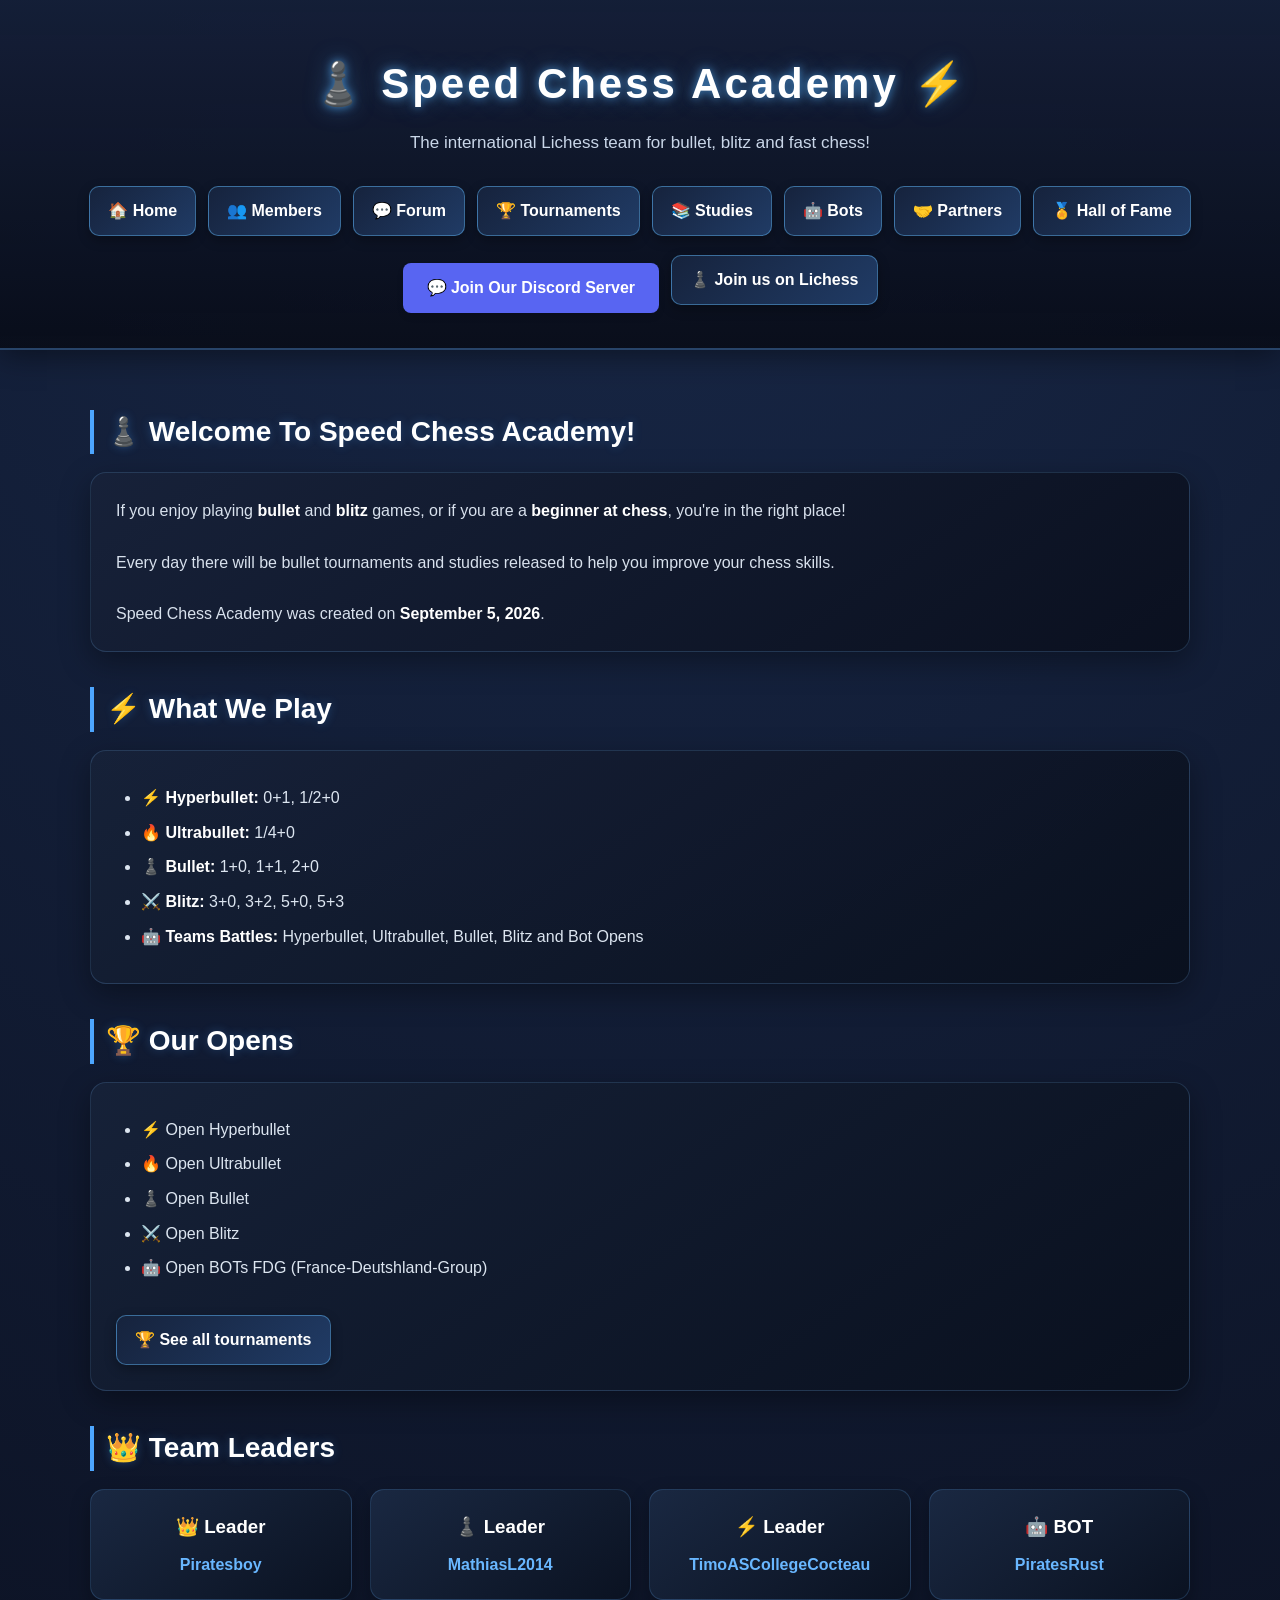
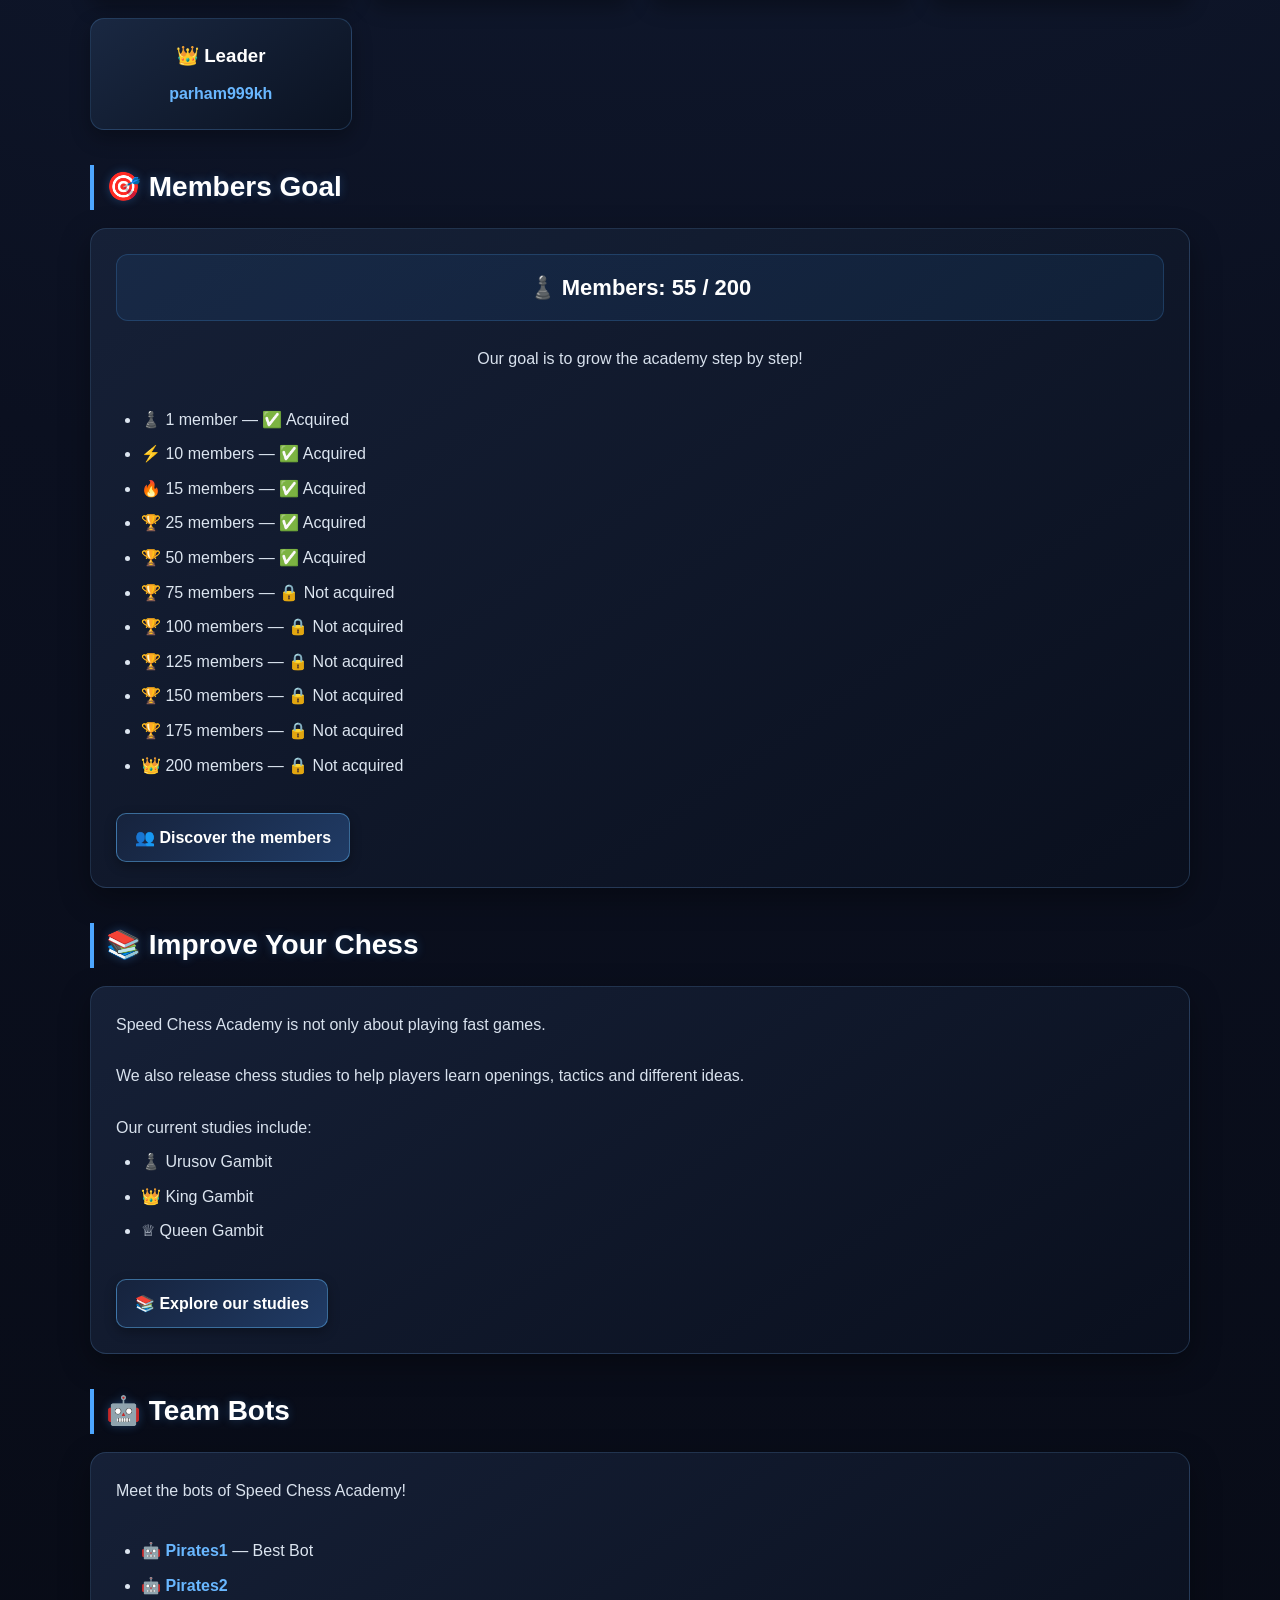
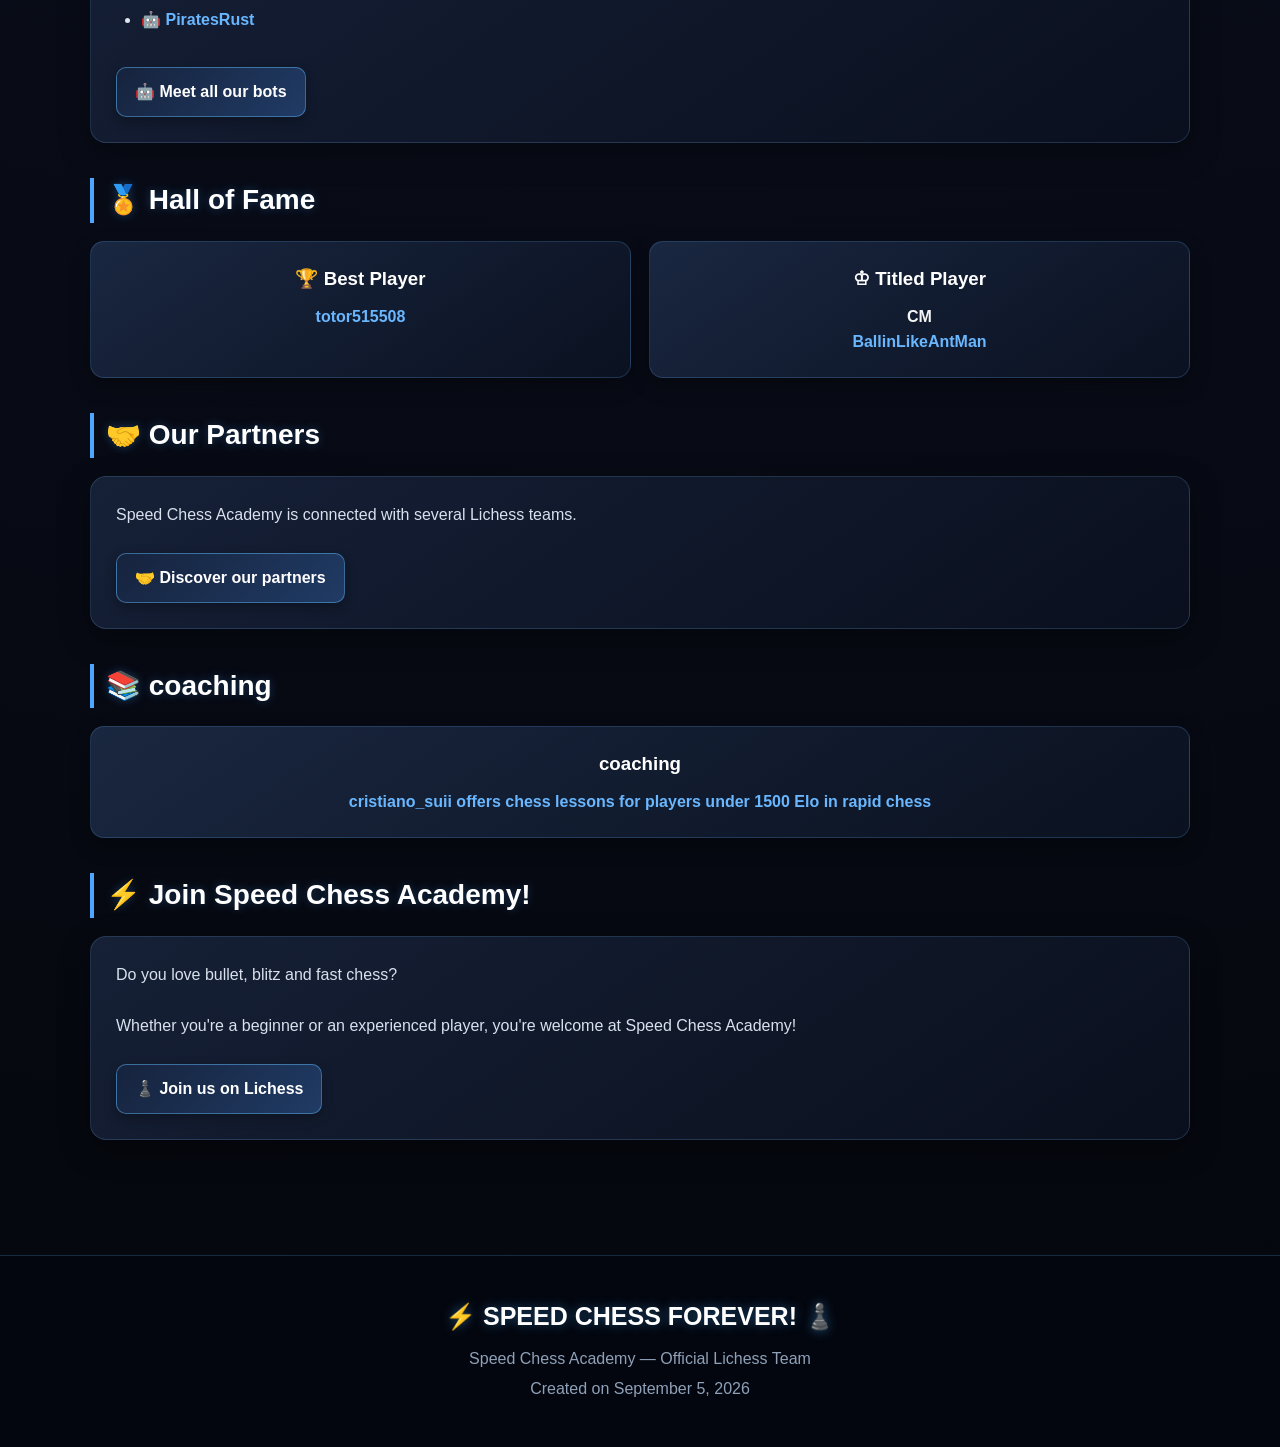
<file: index.html>
<!DOCTYPE html>
<html lang="en">

<head>

    <meta charset="UTF-8">
    <meta name="viewport" content="width=device-width, initial-scale=1.0">

    <title>Speed Chess Academy ♟️⚡</title>

    <link rel="stylesheet" href="style.css">

</head>


<body>

<header>

    <h1>♟️ Speed Chess Academy ⚡</h1>

    <p>
        The international Lichess team for bullet, blitz and fast chess!
    </p>

    <div class="navigation">

        <a class="button" href="index.html">
            🏠 Home
        </a>

        <a class="button" href="members.html">
            👥 Members
        </a>

        <a class="button" href="forum.html">
            💬 Forum
        </a>

        <a class="button" href="tournaments.html">
            🏆 Tournaments
        </a>

        <a class="button" href="studies.html">
            📚 Studies
        </a>

        <a class="button" href="bots.html">
            🤖 Bots
        </a>

        <a class="button" href="partners.html">
            🤝 Partners
        </a>

        <a class="button" href="halloffame.html">
            🏅 Hall of Fame
        </a>

        <a
            href="https://discord.com/invite/vNCmdr3rrJ"
            target="_blank"
            rel="noopener noreferrer"
            class="discord-btn"
        >
            💬 Join Our Discord Server
        </a>

        <a
            class="button"
            href="https://lichess.org/team/speed-chess-academy"
            target="_blank"
            rel="noopener noreferrer"
        >
            ♟️ Join us on Lichess
        </a>

    </div>

</header>


<main>


<section>

    <h2>♟️ Welcome To Speed Chess Academy!</h2>


    <div class="card">

        <p>
            If you enjoy playing <strong>bullet</strong> and
            <strong>blitz</strong> games, or if you are a
            <strong>beginner at chess</strong>, you're in the
            right place!
        </p>


        <br>


        <p>
            Every day there will be bullet tournaments
            and studies released to help you improve
            your chess skills.
        </p>


        <br>


        <p>
            Speed Chess Academy was created on
            <strong>September 5, 2026</strong>.
        </p>

    </div>

</section>



<section>

    <h2>⚡ What We Play</h2>


    <div class="card">

        <ul>

            <li>
                ⚡ <strong>Hyperbullet:</strong>
                0+1, 1/2+0
            </li>

            <li>
                🔥 <strong>Ultrabullet:</strong>
                1/4+0
            </li>

            <li>
                ♟️ <strong>Bullet:</strong>
                1+0, 1+1, 2+0
            </li>

            <li>
                ⚔️ <strong>Blitz:</strong>
                3+0, 3+2, 5+0, 5+3
            </li>

            <li>
                🤖 <strong>Teams Battles:</strong>
                Hyperbullet, Ultrabullet, Bullet,
                Blitz and Bot Opens
            </li>

        </ul>

    </div>

</section>



<section>

    <h2>🏆 Our Opens</h2>


    <div class="card">

        <ul>

            <li>⚡ Open Hyperbullet</li>

            <li>🔥 Open Ultrabullet</li>

            <li>♟️ Open Bullet</li>

            <li>⚔️ Open Blitz</li>

            <li>🤖 Open BOTs FDG (France-Deutshland-Group)</li>

        </ul>


        <br>


        <a class="button" href="tournaments.html">
            🏆 See all tournaments
        </a>

    </div>

</section>



<section>

    <h2>👑 Team Leaders</h2>


    <div class="members">


        <div class="member">

            <h3>👑 Leader</h3>

            <p>
                <a class="study-link"
                   href="https://lichess.org/@/Piratesboy"
                   target="_blank"
                   rel="noopener noreferrer">
                    Piratesboy
                </a>
            </p>

        </div>



        <div class="member">

            <h3>♟️ Leader</h3>

            <p>
                <a class="study-link"
                   href="https://lichess.org/@/MathiasL2014"
                   target="_blank"
                   rel="noopener noreferrer">
                    MathiasL2014
                </a>
            </p>

        </div>



        <div class="member">

            <h3>⚡ Leader</h3>

            <p>
                <a class="study-link"
                   href="https://lichess.org/@/TimoASCollegeCocteau"
                   target="_blank"
                   rel="noopener noreferrer">
                    TimoASCollegeCocteau
                </a>
            </p>

        </div>



        <div class="member">

            <h3>🤖 BOT</h3>

            <p>
                <a class="study-link"
                   href="https://lichess.org/@/PiratesRust"
                   target="_blank"
                   rel="noopener noreferrer">
                    PiratesRust
                </a>
            </p>

        </div>


        <div class="members">


        <div class="member">

            <h3>👑 Leader</h3>

            <p>
                <a class="study-link"
                   href="https://lichess.org/@/parham999kh"
                   target="_blank"
                   rel="noopener noreferrer">
                    parham999kh
                </a>
            </p>

        </div>


    </div>

</section>



<section>

    <h2>🎯 Members Goal</h2>


    <div class="card">

        <p id="memberCounter">
            ♟️ Members: 55 / 200
        </p>


        <br>


        <p>
            Our goal is to grow the academy step by step!
        </p>


        <br>


        <ul>

            <li>♟️ 1 member — ✅ Acquired</li>

            <li>⚡ 10 members — ✅ Acquired</li>

            <li>🔥 15 members — ✅ Acquired</li>

            <li>🏆 25 members — ✅ Acquired</li>

            <li>🏆 50 members — ✅ Acquired</li>

            <li>🏆 75 members — 🔒 Not acquired</li>

            <li>🏆 100 members — 🔒 Not acquired</li>

            <li>🏆 125 members — 🔒 Not acquired</li>

            <li>🏆 150 members — 🔒 Not acquired</li>

            <li>🏆 175 members — 🔒 Not acquired</li>

            <li>👑 200 members — 🔒 Not acquired</li>

        </ul>


        <br>


        <a class="button" href="members.html">
            👥 Discover the members
        </a>

    </div>

</section>



<section>

    <h2>📚 Improve Your Chess</h2>


    <div class="card">

        <p>
            Speed Chess Academy is not only about playing
            fast games.
        </p>


        <br>


        <p>
            We also release chess studies to help players
            learn openings, tactics and different ideas.
        </p>


        <br>


        <p>
            Our current studies include:
        </p>


        <ul>

            <li>♟️ Urusov Gambit</li>

            <li>👑 King Gambit</li>

            <li>♕ Queen Gambit</li>

        </ul>


        <br>


        <a class="button" href="studies.html">
            📚 Explore our studies
        </a>

    </div>

</section>



<section>

    <h2>🤖 Team Bots</h2>


    <div class="card">

        <p>
            Meet the bots of Speed Chess Academy!
        </p>


        <br>


        <ul>

            <li>
                🤖
                <a class="study-link"
                   href="https://lichess.org/@/Pirates1"
                   target="_blank"
                   rel="noopener noreferrer">
                    Pirates1
                </a>
                — Best Bot
            </li>


            <li>
                🤖
                <a class="study-link"
                   href="https://lichess.org/@/Pirates2"
                   target="_blank"
                   rel="noopener noreferrer">
                    Pirates2
                </a>
            </li>


            <li>
                🤖
                <a class="study-link"
                   href="https://lichess.org/@/PiratesRust"
                   target="_blank"
                   rel="noopener noreferrer">
                    PiratesRust
                </a>
            </li>

        </ul>


        <br>


        <a class="button" href="bots.html">
            🤖 Meet all our bots
        </a>

    </div>

</section>



<section>

    <h2>🏅 Hall of Fame</h2>


    <div class="members">


        <div class="member">

            <h3>🏆 Best Player</h3>

            <p>

                <a class="study-link"
                   href="https://lichess.org/@/totor515508"
                   target="_blank"
                   rel="noopener noreferrer">
                    totor515508
                </a>

            </p>

        </div>



        <div class="member">

            <h3>♔ Titled Player</h3>

            <p>

                <strong>CM</strong>

                <br>

                <a class="study-link"
                   href="https://lichess.org/@/BallinLikeAntMan"
                   target="_blank"
                   rel="noopener noreferrer">
                    BallinLikeAntMan
                </a>

            </p>

        </div>


    </div>

</section>



<section>

    <h2>🤝 Our Partners</h2>


    <div class="card">

        <p>
            Speed Chess Academy is connected with
            several Lichess teams.
        </p>


        <br>


        <a class="button" href="partners.html">
            🤝 Discover our partners
        </a>

    </div>

</section>

<section>

    <h2>📚 coaching</h2>

    <div class="members">


        <div class="member">

            <h3>coaching</h3>

            <p>

                <a class="study-link"
                   href="https://lichess.org/@/cristiano_suiii"
                   target="_blank"
                   rel="noopener noreferrer">
                    cristiano_suii offers chess lessons for players under 1500 Elo in rapid chess
                </a>

            </p>

        </div>

</section>



<section>

    <h2>⚡ Join Speed Chess Academy!</h2>


    <div class="card">

        <p>
            Do you love bullet, blitz and fast chess?
        </p>


        <br>


        <p>
            Whether you're a beginner or an experienced
            player, you're welcome at Speed Chess Academy!
        </p>


        <br>


        <a class="button"
           href="https://lichess.org/team/speed-chess-academy"
           target="_blank"
           rel="noopener noreferrer">

            ♟️ Join us on Lichess

        </a>

    </div>

</section>


</main>



<footer>

    <h2>⚡ SPEED CHESS FOREVER! ♟️</h2>

    <p>
        Speed Chess Academy — Official Lichess Team
    </p>

    <p>
        Created on September 5, 2026
    </p>

</footer>



<script src="script.js"></script>


</body>

</html>
</file>
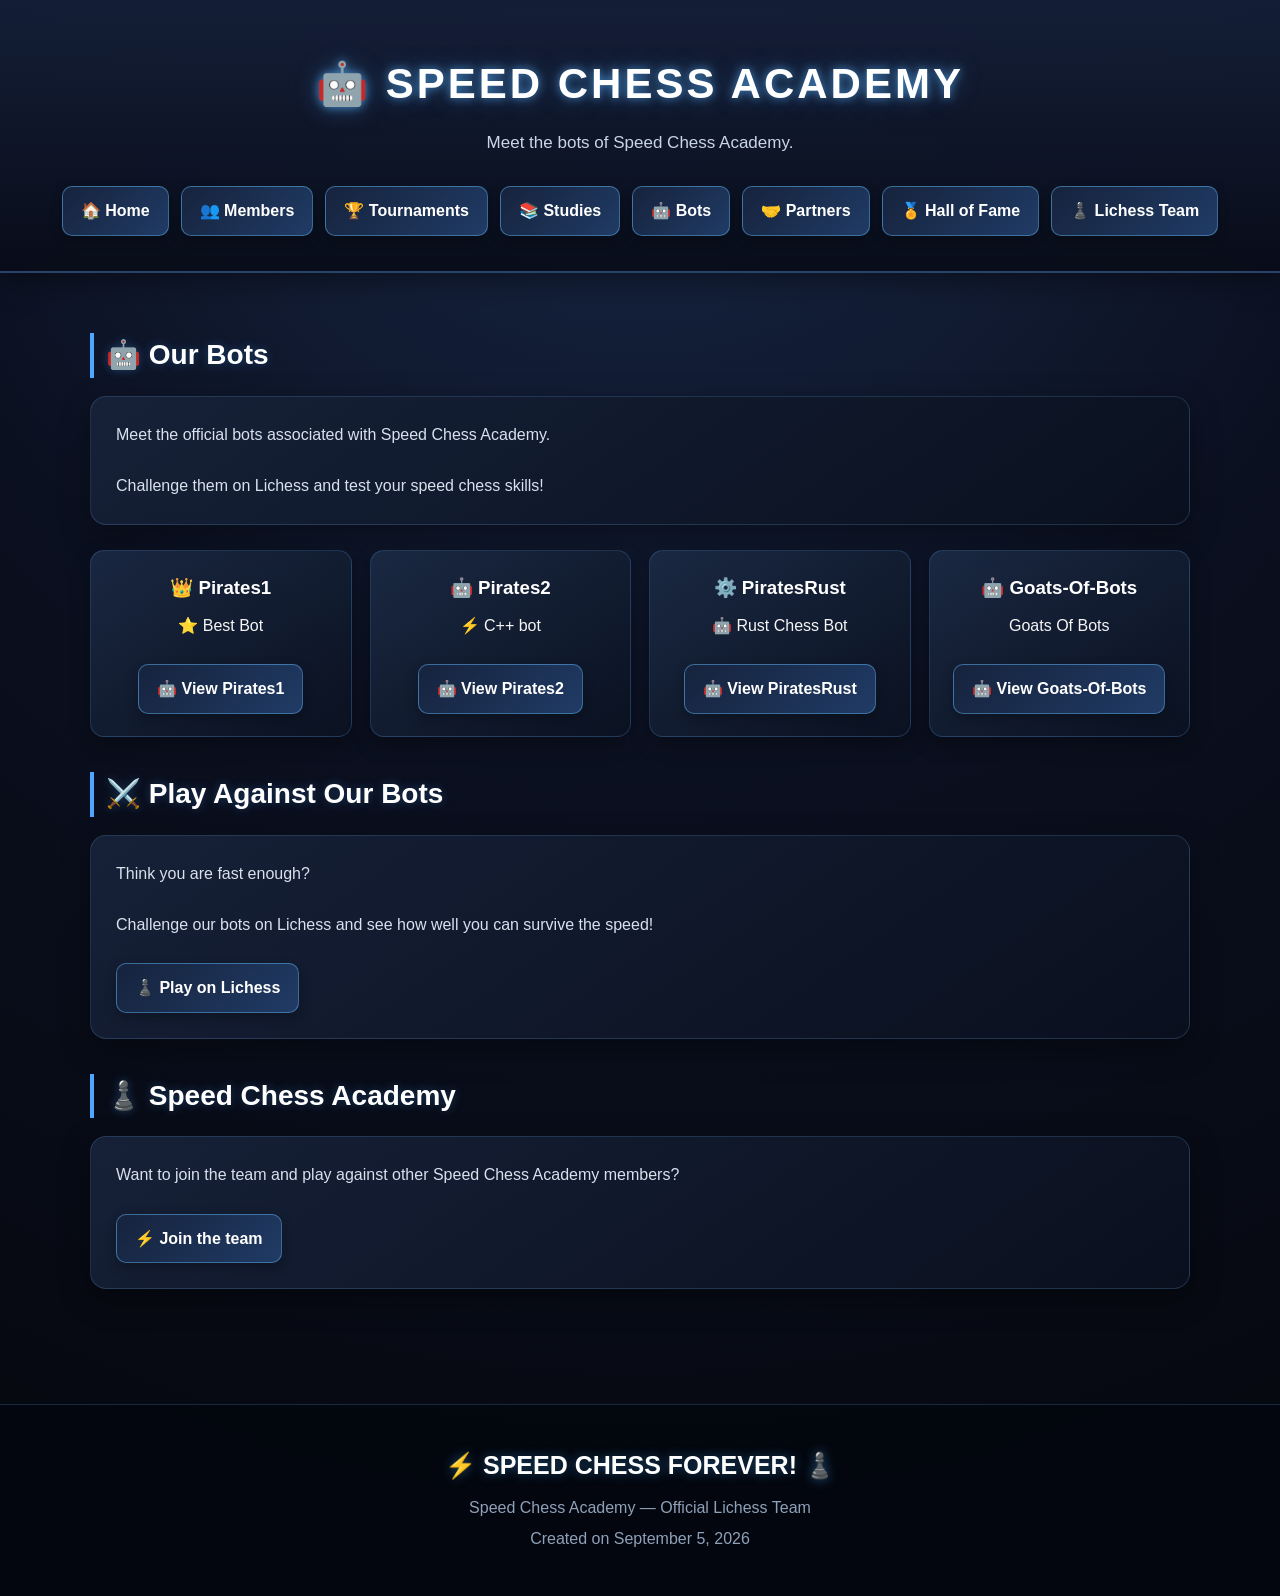
<file: bots.html>
<!DOCTYPE html>
<html lang="en">

<head>

    <meta charset="UTF-8">

    <meta
        name="viewport"
        content="width=device-width, initial-scale=1.0">

    <title>Bots — Speed Chess Academy ♟️⚡</title>

    <link rel="stylesheet" href="style.css">

</head>


<body>


<header>

    <h1>🤖 SPEED CHESS ACADEMY</h1>

    <p>
        Meet the bots of Speed Chess Academy.
    </p>


    <div class="navigation">

        <a class="button" href="index.html">
            🏠 Home
        </a>

        <a class="button" href="members.html">
            👥 Members
        </a>

        <a class="button" href="tournaments.html">
            🏆 Tournaments
        </a>

        <a class="button" href="studies.html">
            📚 Studies
        </a>

        <a class="button" href="bots.html">
            🤖 Bots
        </a>

        <a class="button" href="partners.html">
            🤝 Partners
        </a>

        <a class="button" href="halloffame.html">
            🏅 Hall of Fame
        </a>

        <a
            class="button"
            href="https://lichess.org/team/speed-chess-academy"
            target="_blank"
            rel="noopener noreferrer"
        >
            ♟️ Lichess Team
        </a>

    </div>

</header>


<main>


<!-- ===================================== -->
<!-- BOTS -->
<!-- ===================================== -->

<section>

    <h2>🤖 Our Bots</h2>


    <div class="card">

        <p>
            Meet the official bots associated with
            Speed Chess Academy.
        </p>

        <br>

        <p>
            Challenge them on Lichess and test your
            speed chess skills!
        </p>

    </div>


    <br>


    <div class="members">


        <!-- PIRATES1 -->

        <div class="member">

            <h3>
                👑 Pirates1
            </h3>

            <p>
                ⭐ Best Bot
            </p>

            <br>

            <a
                class="button"
                href="https://lichess.org/@/Pirates1"
                target="_blank"
                rel="noopener noreferrer"
            >
                🤖 View Pirates1
            </a>

        </div>


        <!-- PIRATES2 -->

        <div class="member">

            <h3>
                🤖 Pirates2
            </h3>

            <p>
                ⚡ C++ bot 
            </p>

            <br>

            <a
                class="button"
                href="https://lichess.org/@/Pirates2"
                target="_blank"
                rel="noopener noreferrer"
            >
                🤖 View Pirates2
            </a>

        </div>


        <!-- PIRATESRUST -->

        <div class="member">

            <h3>
                ⚙️ PiratesRust
            </h3>

            <p>
                🤖 Rust Chess Bot
            </p>

            <br>

            <a
                class="button"
                href="https://lichess.org/@/PiratesRust"
                target="_blank"
                rel="noopener noreferrer"
            >
                🤖 View PiratesRust
            </a>

        </div>

        <div class="member">

            <h3>
                🤖 Goats-Of-Bots
            </h3>

            <p>
                Goats Of Bots
            </p>

            <br>

            <a
                class="button"
                href="https://lichess.org/@/Goats-Of-Bots"
                target="_blank"
                rel="noopener noreferrer"
            >
                🤖 View Goats-Of-Bots
            </a>

        </div>

    </div>

</section>



<!-- ===================================== -->
<!-- PLAY AGAINST BOTS -->
<!-- ===================================== -->

<section>

    <h2>⚔️ Play Against Our Bots</h2>


    <div class="card">

        <p>
            Think you are fast enough?
        </p>

        <br>

        <p>
            Challenge our bots on Lichess and
            see how well you can survive the speed!
        </p>

        <br>

        <a
            class="button"
            href="https://lichess.org/"
            target="_blank"
            rel="noopener noreferrer"
        >
            ♟️ Play on Lichess
        </a>

    </div>

</section>



<!-- ===================================== -->
<!-- LICHESS TEAM -->
<!-- ===================================== -->

<section>

    <h2>♟️ Speed Chess Academy</h2>


    <div class="card">

        <p>
            Want to join the team and play against
            other Speed Chess Academy members?
        </p>

        <br>

        <a
            class="button"
            href="https://lichess.org/team/speed-chess-academy"
            target="_blank"
            rel="noopener noreferrer"
        >
            ⚡ Join the team
        </a>

    </div>

</section>


</main>


<footer>

    <h2>
        ⚡ SPEED CHESS FOREVER! ♟️
    </h2>

    <p>
        Speed Chess Academy — Official Lichess Team
    </p>

    <p>
        Created on September 5, 2026
    </p>

</footer>


</body>

</html>
</file>
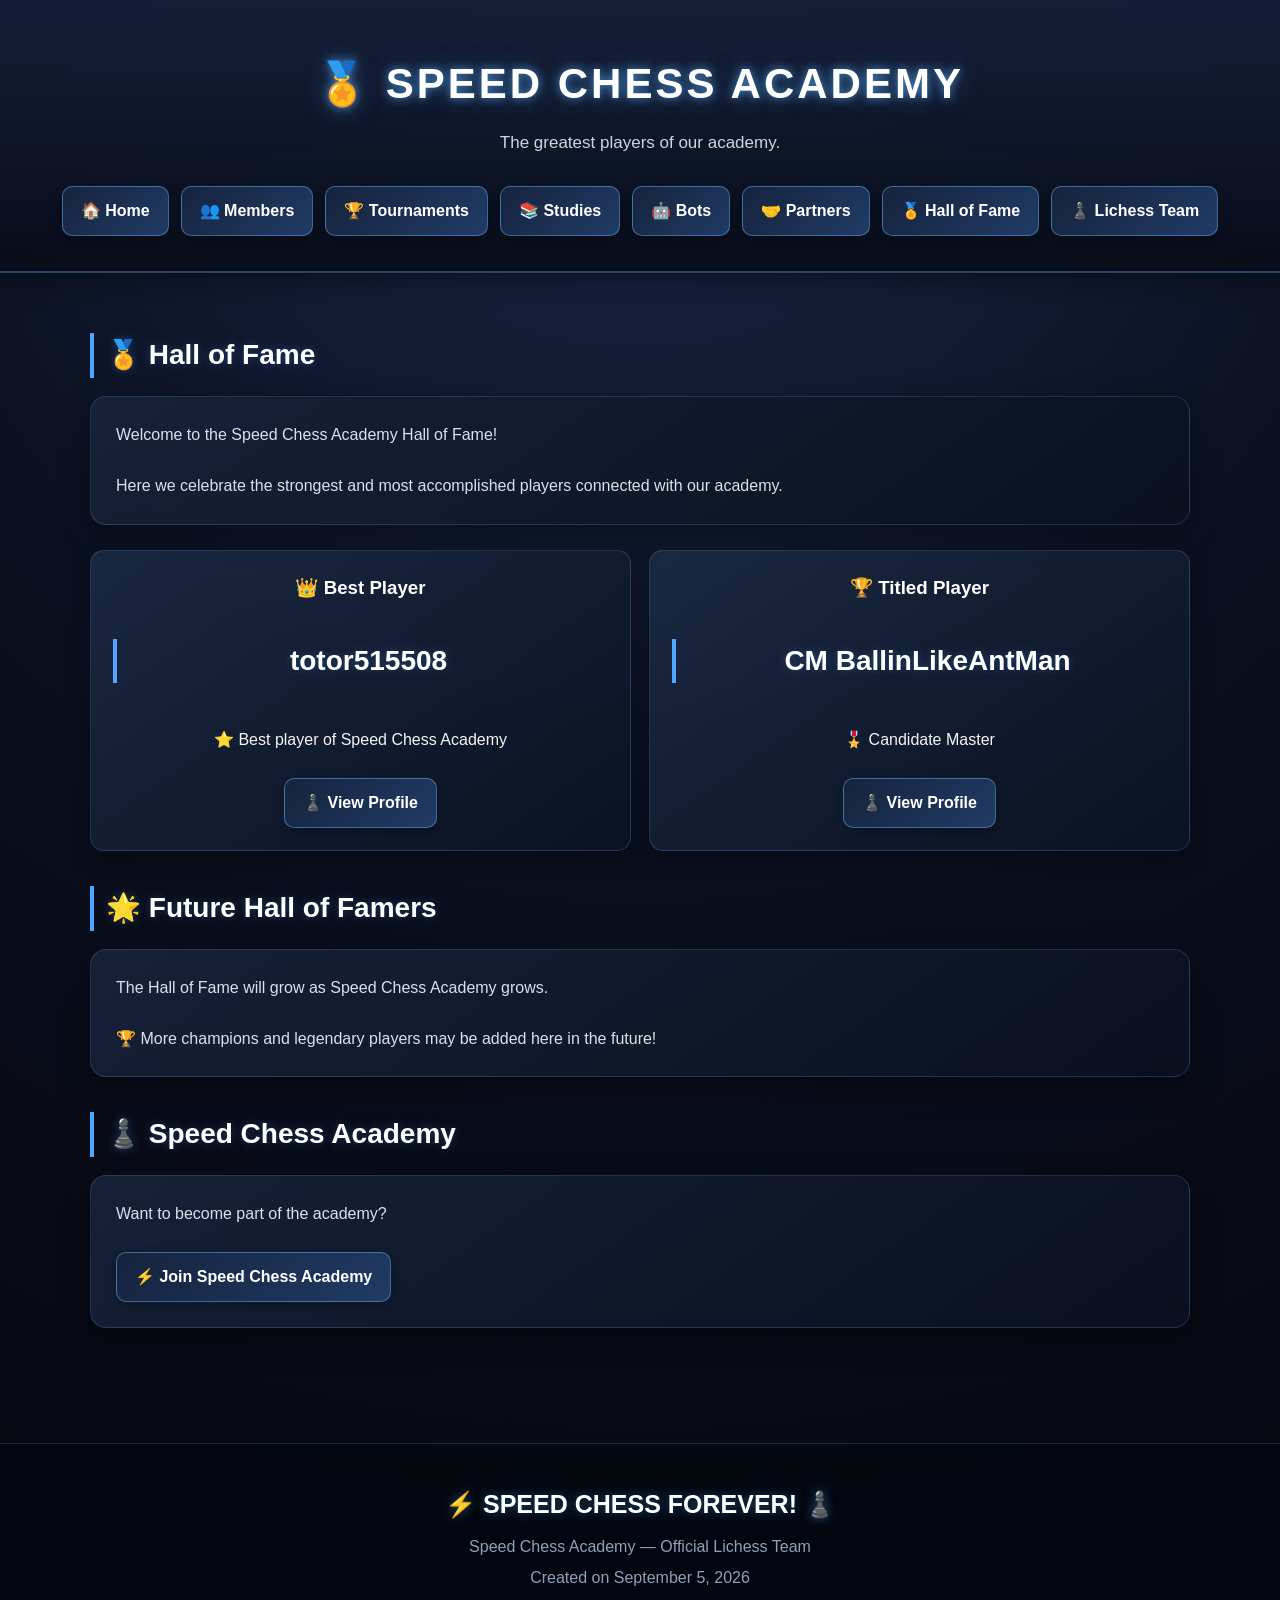
<file: halloffame.html>
<!DOCTYPE html>
<html lang="en">

<head>

    <meta charset="UTF-8">

    <meta
        name="viewport"
        content="width=device-width, initial-scale=1.0">

    <title>Hall of Fame — Speed Chess Academy ♟️⚡</title>

    <link rel="stylesheet" href="style.css">

</head>


<body>


<header>

    <h1>🏅 SPEED CHESS ACADEMY</h1>

    <p>
        The greatest players of our academy.
    </p>


    <div class="navigation">

        <a class="button" href="index.html">
            🏠 Home
        </a>

        <a class="button" href="members.html">
            👥 Members
        </a>

        <a class="button" href="tournaments.html">
            🏆 Tournaments
        </a>

        <a class="button" href="studies.html">
            📚 Studies
        </a>

        <a class="button" href="bots.html">
            🤖 Bots
        </a>

        <a class="button" href="partners.html">
            🤝 Partners
        </a>

        <a class="button" href="halloffame.html">
            🏅 Hall of Fame
        </a>

        <a
            class="button"
            href="https://lichess.org/team/speed-chess-academy"
            target="_blank"
            rel="noopener noreferrer"
        >
            ♟️ Lichess Team
        </a>

    </div>

</header>


<main>


<!-- ===================================== -->
<!-- HALL OF FAME -->
<!-- ===================================== -->

<section>

    <h2>🏅 Hall of Fame</h2>


    <div class="card">

        <p>
            Welcome to the Speed Chess Academy Hall of Fame!
        </p>

        <br>

        <p>
            Here we celebrate the strongest and most
            accomplished players connected with our academy.
        </p>

    </div>


    <br>


    <div class="members">


        <!-- BEST PLAYER -->

        <div class="member">

            <h3>
                👑 Best Player
            </h3>

            <br>

            <h2>
                totor515508
            </h2>

            <br>

            <p>
                ⭐ Best player of Speed Chess Academy
            </p>

            <br>

            <a
                class="button"
                href="https://lichess.org/@/totor515508"
                target="_blank"
                rel="noopener noreferrer"
            >
                ♟️ View Profile
            </a>

        </div>


        <!-- TITLED PLAYER -->

        <div class="member">

            <h3>
                🏆 Titled Player
            </h3>

            <br>

            <h2>
                CM BallinLikeAntMan
            </h2>

            <br>

            <p>
                🎖️ Candidate Master
            </p>

            <br>

            <a
                class="button"
                href="https://lichess.org/@/BallinLikeAntMan"
                target="_blank"
                rel="noopener noreferrer"
            >
                ♟️ View Profile
            </a>

        </div>


    </div>

</section>



<!-- ===================================== -->
<!-- FUTURE CHAMPIONS -->
<!-- ===================================== -->

<section>

    <h2>🌟 Future Hall of Famers</h2>


    <div class="card">

        <p>
            The Hall of Fame will grow as Speed Chess
            Academy grows.
        </p>

        <br>

        <p>
            🏆 More champions and legendary players
            may be added here in the future!
        </p>

    </div>

</section>



<!-- ===================================== -->
<!-- LICHESS TEAM -->
<!-- ===================================== -->

<section>

    <h2>♟️ Speed Chess Academy</h2>


    <div class="card">

        <p>
            Want to become part of the academy?
        </p>

        <br>

        <a
            class="button"
            href="https://lichess.org/team/speed-chess-academy"
            target="_blank"
            rel="noopener noreferrer"
        >
            ⚡ Join Speed Chess Academy
        </a>

    </div>

</section>


</main>


<footer>

    <h2>
        ⚡ SPEED CHESS FOREVER! ♟️
    </h2>

    <p>
        Speed Chess Academy — Official Lichess Team
    </p>

    <p>
        Created on September 5, 2026
    </p>

</footer>


</body>

</html>
</file>
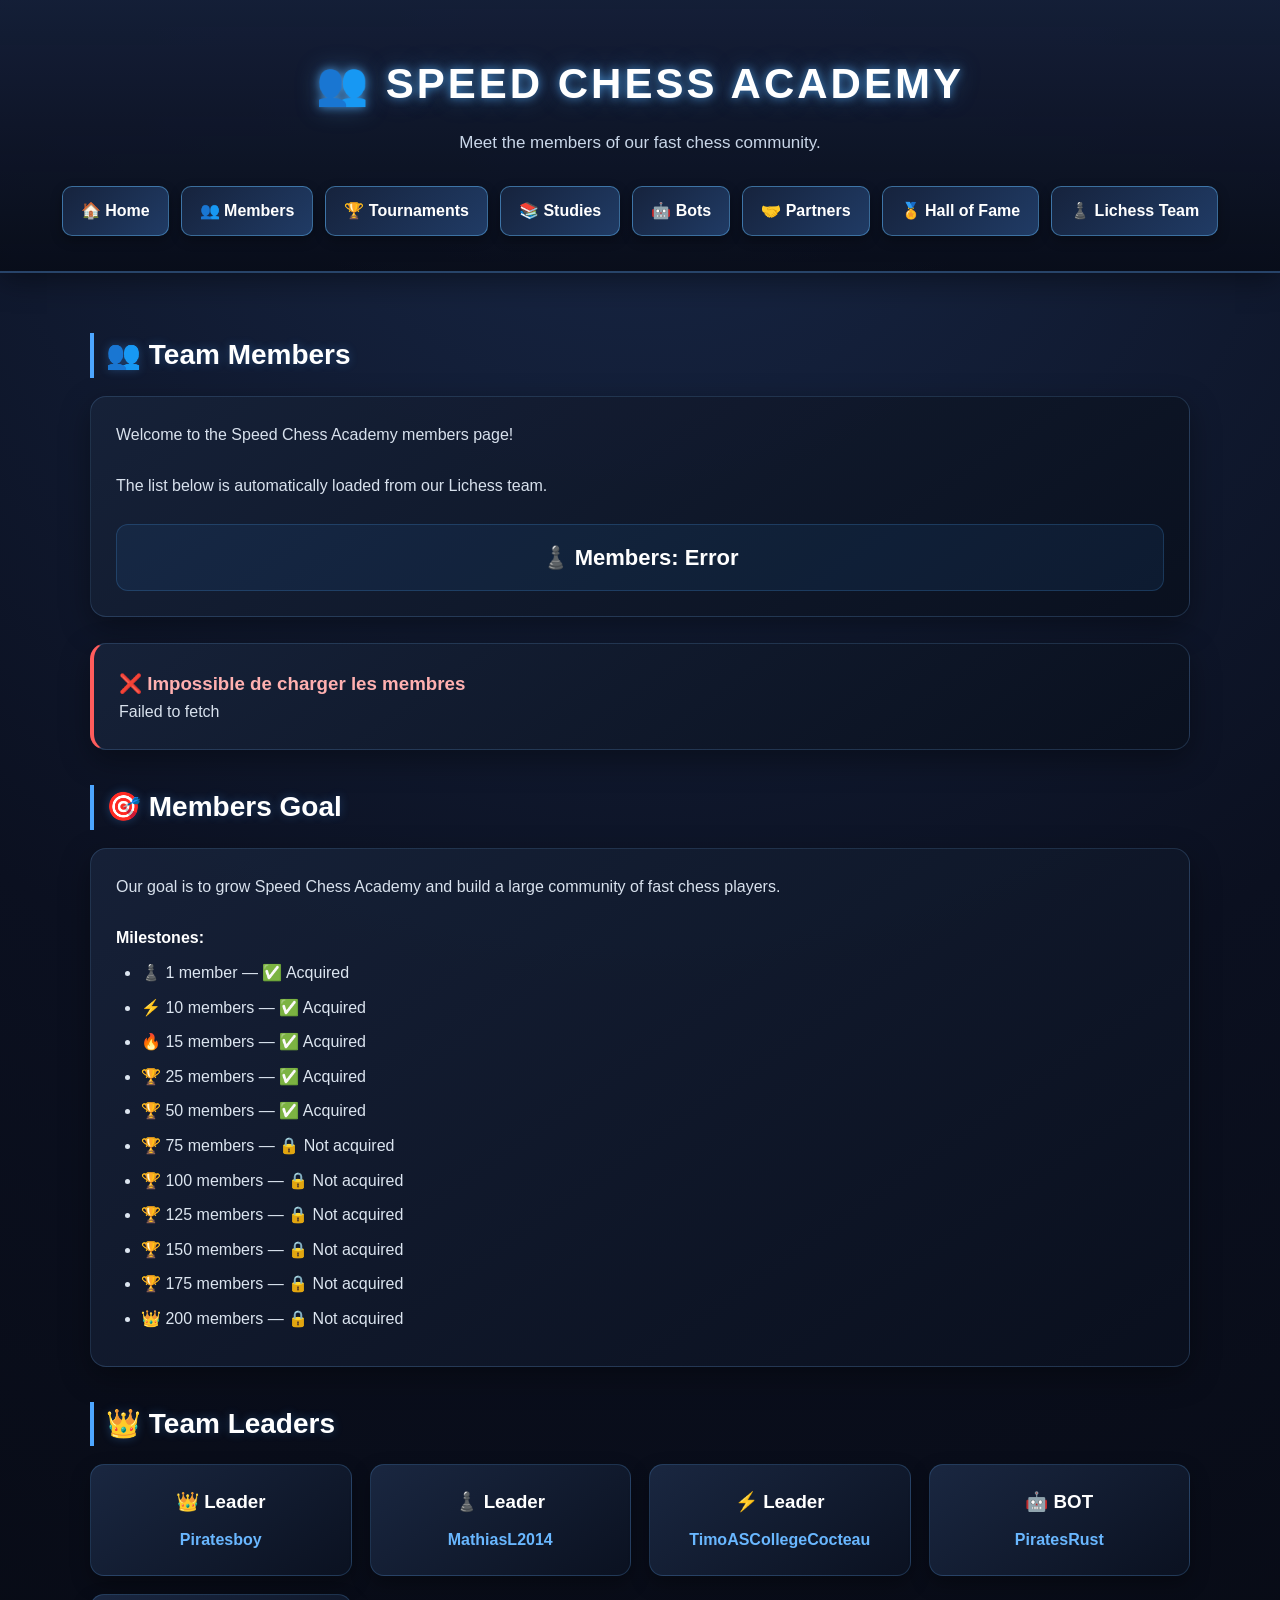
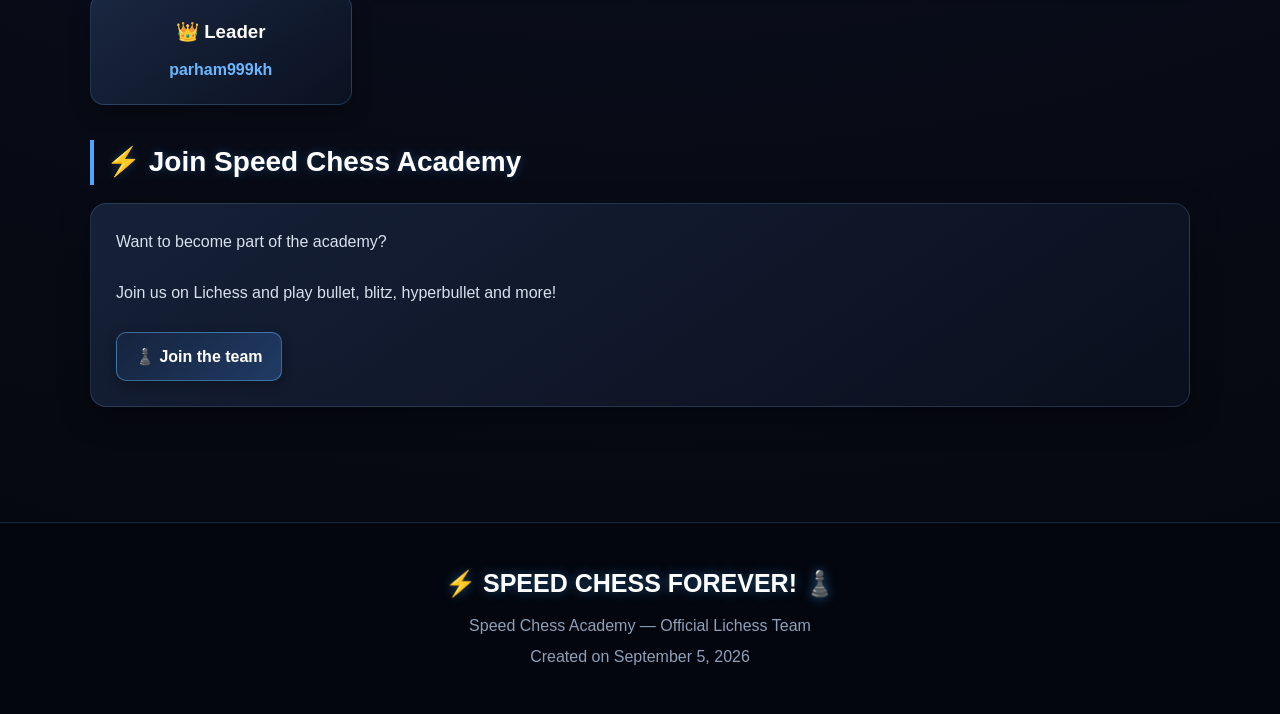
<file: members.html>
<!DOCTYPE html>
<html lang="en">

<head>

    <meta charset="UTF-8">

    <meta
        name="viewport"
        content="width=device-width, initial-scale=1.0">

    <title>Members — Speed Chess Academy ♟️⚡</title>

    <link
        rel="stylesheet"
        href="style.css">

</head>


<body>


<header>

    <h1>👥 SPEED CHESS ACADEMY</h1>

    <p>
        Meet the members of our fast chess community.
    </p>


    <div class="navigation">

        <a class="button" href="index.html">
            🏠 Home
        </a>

        <a class="button" href="members.html">
            👥 Members
        </a>

        <a class="button" href="tournaments.html">
            🏆 Tournaments
        </a>

        <a class="button" href="studies.html">
            📚 Studies
        </a>

        <a class="button" href="bots.html">
            🤖 Bots
        </a>

        <a class="button" href="partners.html">
            🤝 Partners
        </a>

        <a class="button" href="halloffame.html">
            🏅 Hall of Fame
        </a>

        <a
            class="button"
            href="https://lichess.org/team/speed-chess-academy"
            target="_blank"
            rel="noopener noreferrer">

            ♟️ Lichess Team

        </a>

    </div>

</header>



<main>


<!-- ===============================
     TEAM MEMBERS
     =============================== -->

<section>

    <h2>👥 Team Members</h2>


    <div class="card">

        <p>
            Welcome to the Speed Chess Academy members page!
        </p>


        <br>


        <p>
            The list below is automatically loaded
            from our Lichess team.
        </p>


        <br>


        <p id="memberCounter">
            ♟️ Members: Loading...
        </p>

    </div>


    <br>


    <div
        id="membersList"
        class="members">

        <div class="card">

            <p>
                ⚡ Loading members...
            </p>

        </div>

    </div>

</section>



<!-- ===============================
     MEMBERS GOAL
     =============================== -->

<section>

    <h2>🎯 Members Goal</h2>


    <div class="card">

        <p>
            Our goal is to grow Speed Chess Academy
            and build a large community of fast chess players.
        </p>


        <br>


        <p>
            <strong>Milestones:</strong>
        </p>


        <ul>

            <li>
                ♟️ 1 member — ✅ Acquired
            </li>

            <li>
                ⚡ 10 members — ✅ Acquired
            </li>

            <li>
                🔥 15 members — ✅ Acquired
            </li>

            <li>
                🏆 25 members — ✅ Acquired
            </li>

            <li>
                🏆 50 members — ✅ Acquired
            </li>

            <li>
                🏆 75 members — 🔒 Not acquired
            </li>

            <li>
                🏆 100 members — 🔒 Not acquired
            </li>

            <li>
                🏆 125 members — 🔒 Not acquired
            </li>

            <li>
                🏆 150 members — 🔒 Not acquired
            </li>

            <li>
                🏆 175 members — 🔒 Not acquired
            </li>

            <li>
                👑 200 members — 🔒 Not acquired
            </li>

        </ul>

    </div>

</section>



<!-- ===============================
     LEADERS
     =============================== -->

<section>

    <h2>👑 Team Leaders</h2>


    <div class="members">


        <div class="member">

            <h3>👑 Leader</h3>

            <p>

                <a
                    class="study-link"
                    href="https://lichess.org/@/Piratesboy"
                    target="_blank"
                    rel="noopener noreferrer">

                    Piratesboy

                </a>

            </p>

        </div>



        <div class="member">

            <h3>♟️ Leader</h3>

            <p>

                <a
                    class="study-link"
                    href="https://lichess.org/@/MathiasL2014"
                    target="_blank"
                    rel="noopener noreferrer">

                    MathiasL2014

                </a>

            </p>

        </div>



        <div class="member">

            <h3>⚡ Leader</h3>

            <p>

                <a
                    class="study-link"
                    href="https://lichess.org/@/TimoASCollegeCocteau"
                    target="_blank"
                    rel="noopener noreferrer">

                    TimoASCollegeCocteau

                </a>

            </p>

        </div>



        <div class="member">

            <h3>🤖 BOT</h3>

            <p>

                <a
                    class="study-link"
                    href="https://lichess.org/@/PiratesRust"
                    target="_blank"
                    rel="noopener noreferrer">

                    PiratesRust

                </a>

            </p>

        </div>

        <div class="member">

            <h3>👑 Leader</h3>

            <p>
                <a class="study-link"
                   href="https://lichess.org/@/parham999kh"
                   target="_blank"
                   rel="noopener noreferrer">
                    parham999kh
                </a>
            </p>

        </div>


    </div>

</section>



<!-- ===============================
     JOIN
     =============================== -->

<section>

    <h2>⚡ Join Speed Chess Academy</h2>


    <div class="card">

        <p>
            Want to become part of the academy?
        </p>


        <br>


        <p>
            Join us on Lichess and play
            bullet, blitz, hyperbullet and more!
        </p>


        <br>


        <a
            class="button"
            href="https://lichess.org/team/speed-chess-academy"
            target="_blank"
            rel="noopener noreferrer">

            ♟️ Join the team

        </a>

    </div>

</section>


</main>



<footer>

    <h2>
        ⚡ SPEED CHESS FOREVER! ♟️
    </h2>


    <p>
        Speed Chess Academy — Official Lichess Team
    </p>


    <p>
        Created on September 5, 2026
    </p>

</footer>



<script src="script.js"></script>


</body>

</html>
</file>
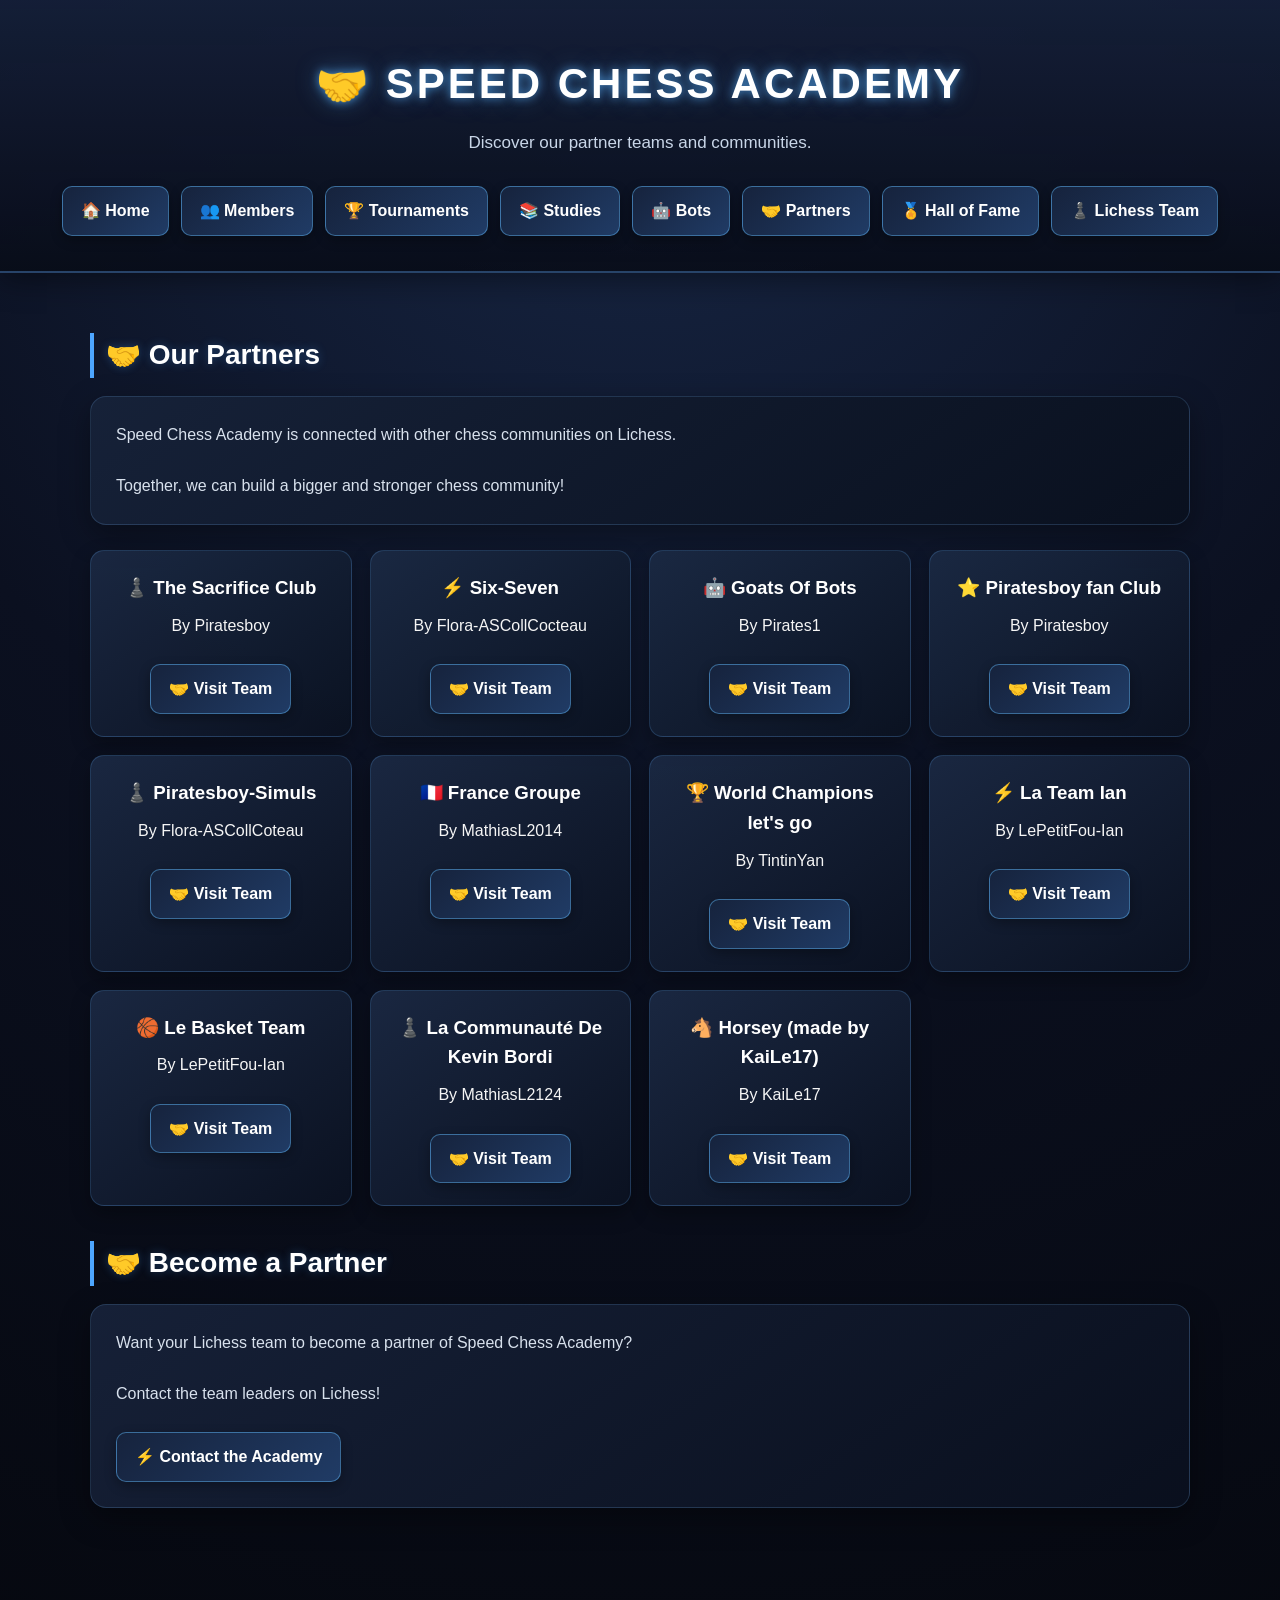
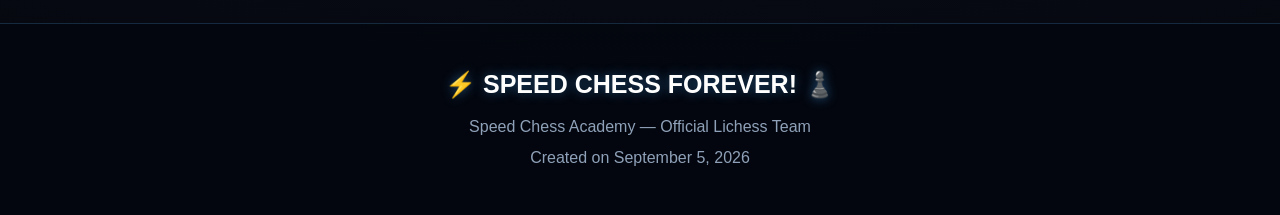
<file: partners.html>
<!DOCTYPE html>
<html lang="en">

<head>

    <meta charset="UTF-8">

    <meta
        name="viewport"
        content="width=device-width, initial-scale=1.0">

    <title>Partners — Speed Chess Academy ♟️⚡</title>

    <link rel="stylesheet" href="style.css">

</head>


<body>


<header>

    <h1>🤝 SPEED CHESS ACADEMY</h1>

    <p>
        Discover our partner teams and communities.
    </p>


    <div class="navigation">

        <a class="button" href="index.html">
            🏠 Home
        </a>

        <a class="button" href="members.html">
            👥 Members
        </a>

        <a class="button" href="tournaments.html">
            🏆 Tournaments
        </a>

        <a class="button" href="studies.html">
            📚 Studies
        </a>

        <a class="button" href="bots.html">
            🤖 Bots
        </a>

        <a class="button" href="partners.html">
            🤝 Partners
        </a>

        <a class="button" href="halloffame.html">
            🏅 Hall of Fame
        </a>

        <a
            class="button"
            href="https://lichess.org/team/speed-chess-academy"
            target="_blank"
            rel="noopener noreferrer"
        >
            ♟️ Lichess Team
        </a>

    </div>

</header>


<main>


<!-- ===================================== -->
<!-- PARTNERS -->
<!-- ===================================== -->

<section>

    <h2>🤝 Our Partners</h2>


    <div class="card">

        <p>
            Speed Chess Academy is connected with
            other chess communities on Lichess.
        </p>

        <br>

        <p>
            Together, we can build a bigger and
            stronger chess community!
        </p>

    </div>


    <br>


    <div class="members">


        <!-- THE SACRIFICE CLUB -->

        <div class="member">

            <h3>
                ♟️ The Sacrifice Club
            </h3>

            <p>
                By Piratesboy
            </p>

            <br>

            <a
                class="button"
                href="https://lichess.org/team/the-sacrifice-club"
                target="_blank"
                rel="noopener noreferrer"
            >
                🤝 Visit Team
            </a>

        </div>


        <!-- SIX-SEVEN -->

        <div class="member">

            <h3>
                ⚡ Six-Seven
            </h3>

            <p>
                By Flora-ASCollCocteau
            </p>

            <br>

            <a
                class="button"
                href="https://lichess.org/team/six-seven-"
                target="_blank"
                rel="noopener noreferrer"
            >
                🤝 Visit Team
            </a>

        </div>


        <!-- GOATS OF BOTS -->

        <div class="member">

            <h3>
                🤖 Goats Of Bots
            </h3>

            <p>
                By Pirates1
            </p>

            <br>

            <a
                class="button"
                href="https://lichess.org/team/goats-of-bots"
                target="_blank"
                rel="noopener noreferrer"
            >
                🤝 Visit Team
            </a>

        </div>


        <!-- PIRATESBOY FAN CLUB -->

        <div class="member">

            <h3>
                ⭐ Piratesboy fan Club
            </h3>

            <p>
                By Piratesboy
            </p>

            <br>

            <a
                class="button"
                href="https://lichess.org/team/piratesboy-fan-club"
                target="_blank"
                rel="noopener noreferrer"
            >
                🤝 Visit Team
            </a>

        </div>


        <!-- PIRATESBOY SIMULS -->

        <div class="member">

            <h3>
                ♟️ Piratesboy-Simuls
            </h3>

            <p>
                By Flora-ASCollCoteau
            </p>

            <br>

            <a
                class="button"
                href="https://lichess.org/team/piratesboy-simuls"
                target="_blank"
                rel="noopener noreferrer"
            >
                🤝 Visit Team
            </a>

        </div>


        <!-- FRANCE GROUPE -->

        <div class="member">

            <h3>
                🇫🇷 France Groupe
            </h3>

            <p>
                By MathiasL2014
            </p>

            <br>

            <a
                class="button"
                href="https://lichess.org/team/france-groupe"
                target="_blank"
                rel="noopener noreferrer"
            >
                🤝 Visit Team
            </a>

        </div>


        <!-- WORLD CHAMPIONS -->

        <div class="member">

            <h3>
                🏆 World Champions let's go
            </h3>

            <p>
                By TintinYan
            </p>

            <br>

            <a
                class="button"
                href="https://lichess.org/team/world-champions-lets-go"
                target="_blank"
                rel="noopener noreferrer"
            >
                🤝 Visit Team
            </a>

        </div>


        <!-- LA TEAM IAN -->

        <div class="member">

            <h3>
                ⚡ La Team Ian
            </h3>

            <p>
                By LePetitFou-Ian
            </p>

            <br>

            <a
                class="button"
                href="https://lichess.org/team/la-team-ian"
                target="_blank"
                rel="noopener noreferrer"
            >
                🤝 Visit Team
            </a>

        </div>


        <!-- LE BASKET TEAM -->

        <div class="member">

            <h3>
                🏀 Le Basket Team
            </h3>

            <p>
                By LePetitFou-Ian
            </p>

            <br>

            <a
                class="button"
                href="https://lichess.org/team/le-basket-team"
                target="_blank"
                rel="noopener noreferrer"
            >
                🤝 Visit Team
            </a>

        </div>


        <!-- KEVIN BORDI -->

        <div class="member">

            <h3>
                ♟️ La Communauté De Kevin Bordi
            </h3>

            <p>
                By MathiasL2124
            </p>

            <br>

            <a
                class="button"
                href="https://lichess.org/team/la-communaute-de-kevin-bordi"
                target="_blank"
                rel="noopener noreferrer"
            >
                🤝 Visit Team
            </a>

        </div>


        <!-- HORSEY -->

        <div class="member">

            <h3>
                🐴 Horsey (made by KaiLe17)
            </h3>

            <p>
                By KaiLe17
            </p>

            <br>

            <a
                class="button"
                href="https://lichess.org/team/horsey-made-by-kaile17"
                target="_blank"
                rel="noopener noreferrer"
            >
                🤝 Visit Team
            </a>

        </div>


    </div>

</section>



<!-- ===================================== -->
<!-- PARTNERSHIP -->
<!-- ===================================== -->

<section>

    <h2>🤝 Become a Partner</h2>


    <div class="card">

        <p>
            Want your Lichess team to become a partner
            of Speed Chess Academy?
        </p>

        <br>

        <p>
            Contact the team leaders on Lichess!
        </p>

        <br>

        <a
            class="button"
            href="https://lichess.org/team/speed-chess-academy"
            target="_blank"
            rel="noopener noreferrer"
        >
            ⚡ Contact the Academy
        </a>

    </div>

</section>


</main>


<footer>

    <h2>
        ⚡ SPEED CHESS FOREVER! ♟️
    </h2>

    <p>
        Speed Chess Academy — Official Lichess Team
    </p>

    <p>
        Created on September 5, 2026
    </p>

</footer>


</body>

</html>
</file>
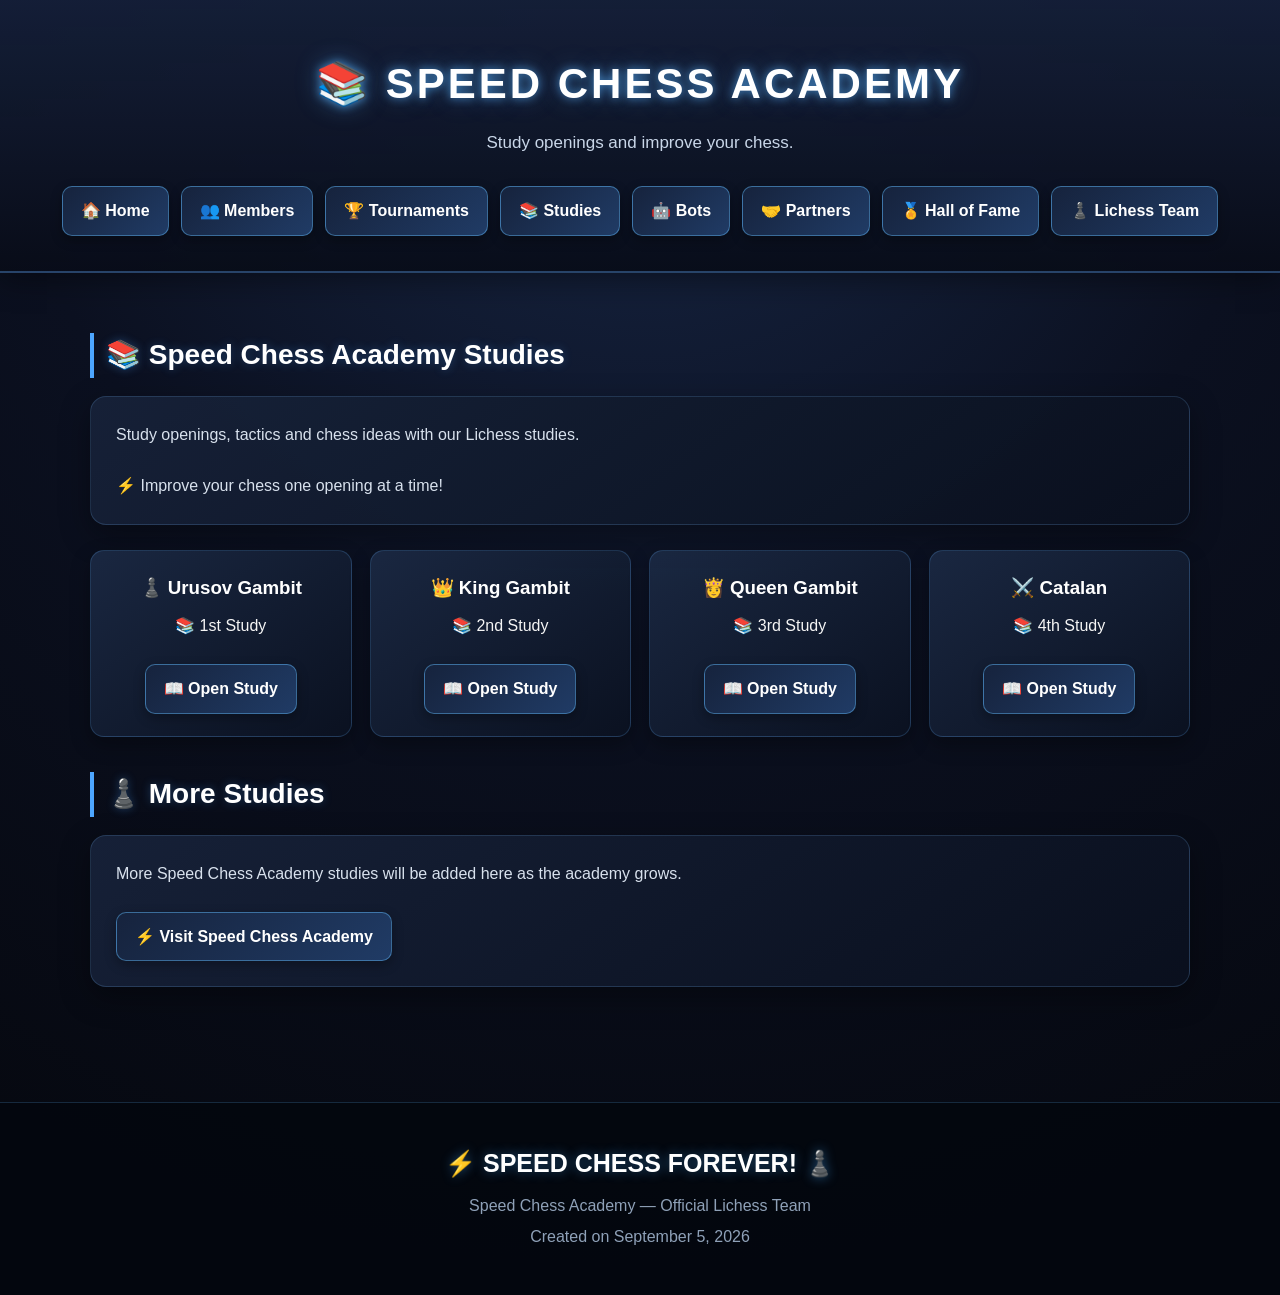
<file: studies.html>
<!DOCTYPE html>
<html lang="en">

<head>

    <meta charset="UTF-8">

    <meta
        name="viewport"
        content="width=device-width, initial-scale=1.0">

    <title>Studies — Speed Chess Academy ♟️⚡</title>

    <link rel="stylesheet" href="style.css">

</head>


<body>


<header>

    <h1>📚 SPEED CHESS ACADEMY</h1>

    <p>
        Study openings and improve your chess.
    </p>


    <div class="navigation">

        <a class="button" href="index.html">
            🏠 Home
        </a>

        <a class="button" href="members.html">
            👥 Members
        </a>

        <a class="button" href="tournaments.html">
            🏆 Tournaments
        </a>

        <a class="button" href="studies.html">
            📚 Studies
        </a>

        <a class="button" href="bots.html">
            🤖 Bots
        </a>

        <a class="button" href="partners.html">
            🤝 Partners
        </a>

        <a class="button" href="halloffame.html">
            🏅 Hall of Fame
        </a>

        <a
            class="button"
            href="https://lichess.org/team/speed-chess-academy"
            target="_blank"
            rel="noopener noreferrer"
        >
            ♟️ Lichess Team
        </a>

    </div>

</header>


<main>


<!-- ===================================== -->
<!-- STUDIES -->
<!-- ===================================== -->

<section>

    <h2>📚 Speed Chess Academy Studies</h2>


    <div class="card">

        <p>
            Study openings, tactics and chess ideas
            with our Lichess studies.
        </p>

        <br>

        <p>
            ⚡ Improve your chess one opening at a time!
        </p>

    </div>


    <br>


    <div class="members">


        <!-- URUSOV GAMBIT -->

        <div class="member">

            <h3>
                ♟️ Urusov Gambit
            </h3>

            <p>
                📚 1st Study
            </p>

            <br>

            <a
                class="button"
                href="https://lichess.org/study/xNYWm1Ep"
                target="_blank"
                rel="noopener noreferrer"
            >
                📖 Open Study
            </a>

        </div>


        <!-- KING GAMBIT -->

        <div class="member">

            <h3>
                👑 King Gambit
            </h3>

            <p>
                📚 2nd Study
            </p>

            <br>

            <a
                class="button"
                href="https://lichess.org/study/R4QxwFQQ"
                target="_blank"
                rel="noopener noreferrer"
            >
                📖 Open Study
            </a>

        </div>


        <!-- QUEEN GAMBIT -->

        <div class="member">

            <h3>
                👸 Queen Gambit
            </h3>

            <p>
                📚 3rd Study
            </p>

            <br>

            <a
                class="button"
                href="https://lichess.org/study/jRbDD8wT/0ojx0lPm"
                target="_blank"
                rel="noopener noreferrer"
            >
                📖 Open Study
            </a>

        </div>


        <!-- CATALAN -->

        <div class="member">

            <h3>
                ⚔️ Catalan
            </h3>

            <p>
                📚 4th Study
            </p>

            <br>

            <a
                class="button"
                href="https://lichess.org/study/Uk0rEGtV/oebrrTg5"
                target="_blank"
                rel="noopener noreferrer"
            >
                📖 Open Study
            </a>

        </div>


    </div>

</section>



<!-- ===================================== -->
<!-- LICHESS -->
<!-- ===================================== -->

<section>

    <h2>♟️ More Studies</h2>


    <div class="card">

        <p>
            More Speed Chess Academy studies will be
            added here as the academy grows.
        </p>

        <br>

        <a
            class="button"
            href="https://lichess.org/team/speed-chess-academy"
            target="_blank"
            rel="noopener noreferrer"
        >
            ⚡ Visit Speed Chess Academy
        </a>

    </div>

</section>


</main>


<footer>

    <h2>
        ⚡ SPEED CHESS FOREVER! ♟️
    </h2>

    <p>
        Speed Chess Academy — Official Lichess Team
    </p>

    <p>
        Created on September 5, 2026
    </p>

</footer>


</body>

</html>
</file>
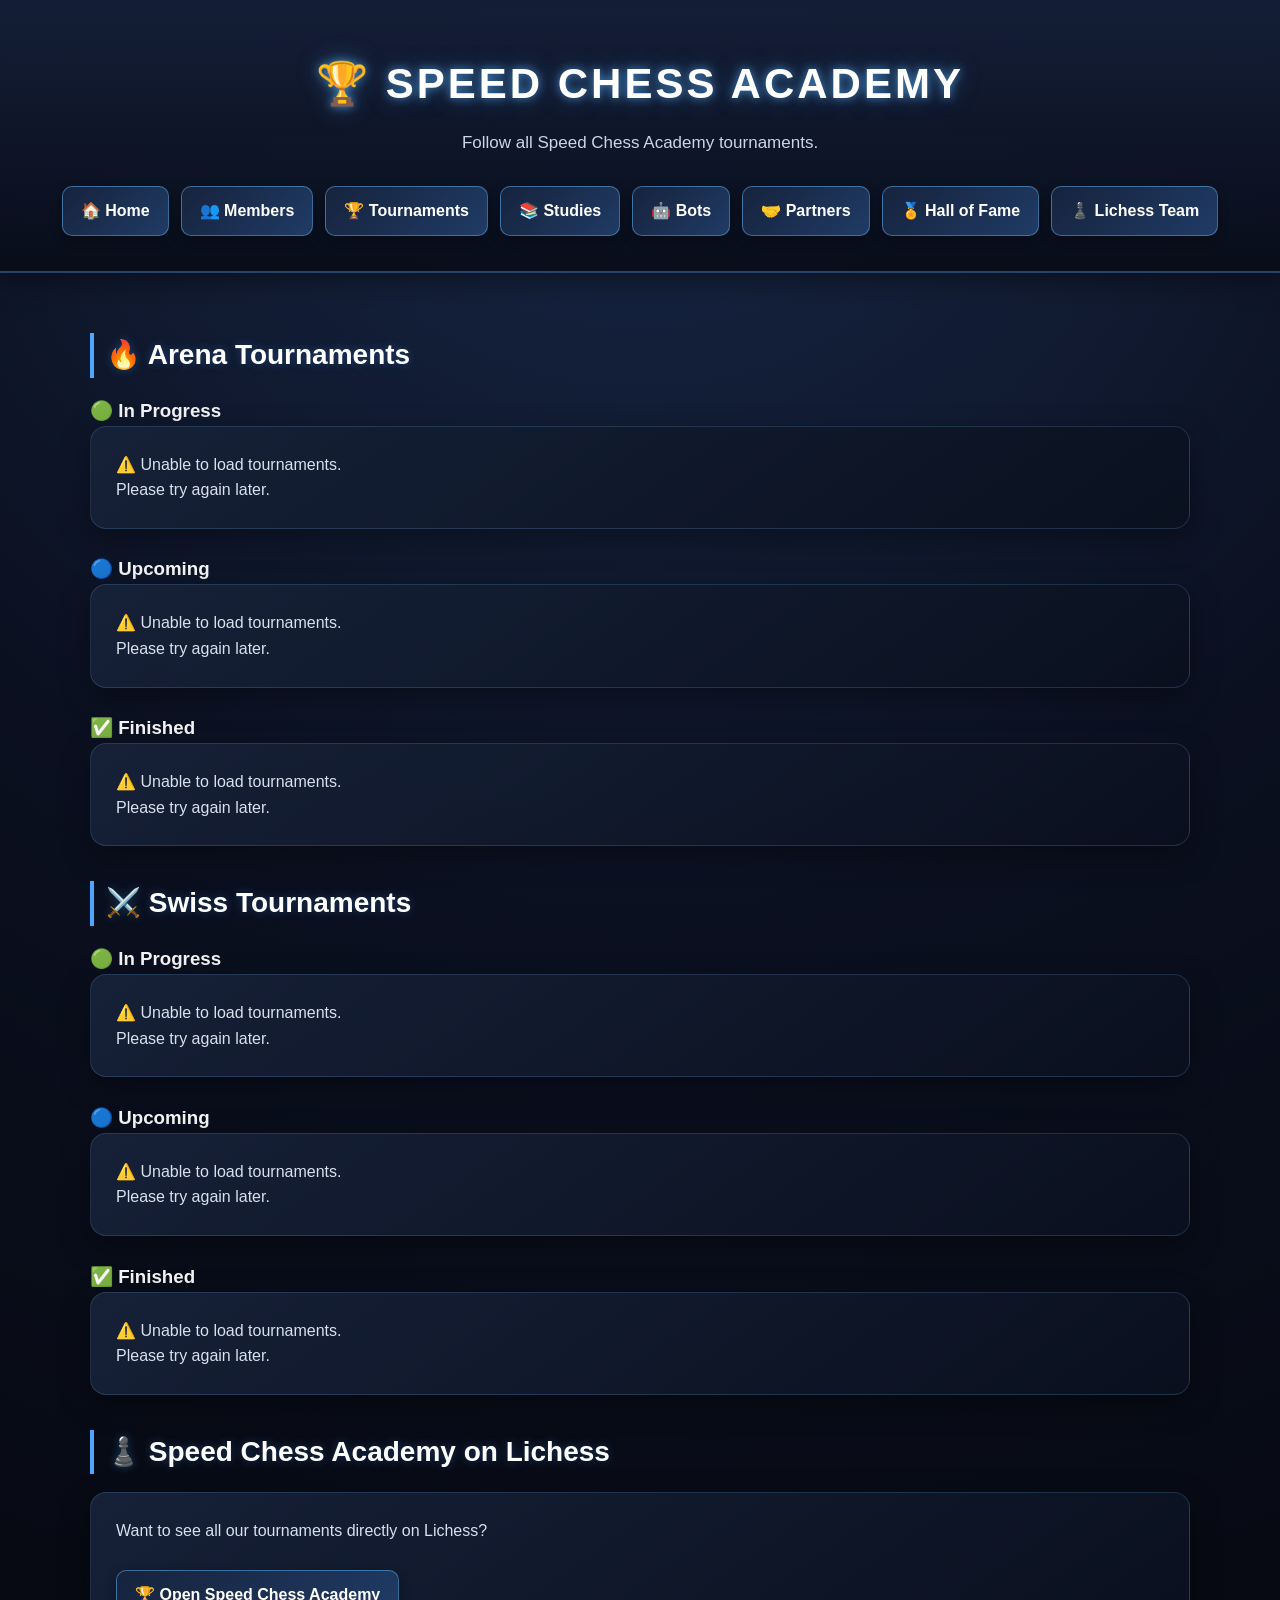
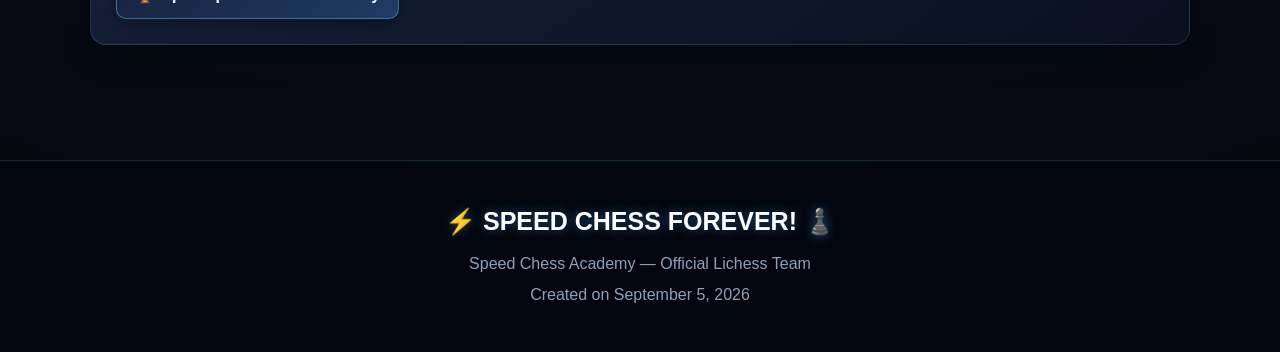
<file: tournaments.html>
<!DOCTYPE html>
<html lang="en">

<head>

    <meta charset="UTF-8">

    <meta
        name="viewport"
        content="width=device-width, initial-scale=1.0">

    <title>Tournaments — Speed Chess Academy ♟️⚡</title>

    <link rel="stylesheet" href="style.css">

</head>


<body>


<header>

    <h1>🏆 SPEED CHESS ACADEMY</h1>

    <p>
        Follow all Speed Chess Academy tournaments.
    </p>


    <div class="navigation">

        <a class="button" href="index.html">
            🏠 Home
        </a>

        <a class="button" href="members.html">
            👥 Members
        </a>

        <a class="button" href="tournaments.html">
            🏆 Tournaments
        </a>

        <a class="button" href="studies.html">
            📚 Studies
        </a>

        <a class="button" href="bots.html">
            🤖 Bots
        </a>

        <a class="button" href="partners.html">
            🤝 Partners
        </a>

        <a class="button" href="halloffame.html">
            🏅 Hall of Fame
        </a>

        <a
            class="button"
            href="https://lichess.org/team/speed-chess-academy"
            target="_blank"
            rel="noopener noreferrer"
        >
            ♟️ Lichess Team
        </a>

    </div>

</header>


<main>


<!-- ===================================== -->
<!-- ARENA -->
<!-- ===================================== -->

<section>

    <h2>🔥 Arena Tournaments</h2>


    <h3>🟢 In Progress</h3>

    <div
        id="arenaCurrent"
        class="members"
    >

        <div class="card">

            <p>
                ⚡ Loading tournaments...
            </p>

        </div>

    </div>


    <br>


    <h3>🔵 Upcoming</h3>

    <div
        id="arenaUpcoming"
        class="members"
    >

        <div class="card">

            <p>
                ⚡ Loading tournaments...
            </p>

        </div>

    </div>


    <br>


    <h3>✅ Finished</h3>

    <div
        id="arenaFinished"
        class="members"
    >

        <div class="card">

            <p>
                ⚡ Loading tournaments...
            </p>

        </div>

    </div>

</section>



<!-- ===================================== -->
<!-- SWISS -->
<!-- ===================================== -->

<section>

    <h2>⚔️ Swiss Tournaments</h2>


    <h3>🟢 In Progress</h3>

    <div
        id="swissCurrent"
        class="members"
    >

        <div class="card">

            <p>
                ⚡ Loading tournaments...
            </p>

        </div>

    </div>


    <br>


    <h3>🔵 Upcoming</h3>

    <div
        id="swissUpcoming"
        class="members"
    >

        <div class="card">

            <p>
                ⚡ Loading tournaments...
            </p>

        </div>

    </div>


    <br>


    <h3>✅ Finished</h3>

    <div
        id="swissFinished"
        class="members"
    >

        <div class="card">

            <p>
                ⚡ Loading tournaments...
            </p>

        </div>

    </div>

</section>



<!-- ===================================== -->
<!-- LICHESS TEAM -->
<!-- ===================================== -->

<section>

    <h2>♟️ Speed Chess Academy on Lichess</h2>


    <div class="card">

        <p>
            Want to see all our tournaments directly
            on Lichess?
        </p>

        <br>

        <a
            class="button"
            href="https://lichess.org/team/speed-chess-academy"
            target="_blank"
            rel="noopener noreferrer"
        >
            🏆 Open Speed Chess Academy
        </a>

    </div>

</section>


</main>


<footer>

    <h2>
        ⚡ SPEED CHESS FOREVER! ♟️
    </h2>

    <p>
        Speed Chess Academy — Official Lichess Team
    </p>

    <p>
        Created on September 5, 2026
    </p>

</footer>


<script src="tournaments.js"></script>


</body>

</html>
</file>
<file: style.css>
/* =========================================
   SPEED CHESS ACADEMY
   Main Style Sheet
   ========================================= */


/* ---------- GENERAL ---------- */

* {
    box-sizing: border-box;
    margin: 0;
    padding: 0;
}


html {
    scroll-behavior: smooth;
}


body {
    font-family: Arial, Helvetica, sans-serif;

    background:
        radial-gradient(circle at top, #182848 0%, #0b1020 45%, #05070d 100%);

    color: #f5f5f5;

    line-height: 1.6;

    min-height: 100vh;
}


/* ---------- HEADER ---------- */

header {
    text-align: center;

    padding: 50px 20px 35px;

    background:
        linear-gradient(
            180deg,
            rgba(20, 30, 55, 0.98),
            rgba(8, 12, 24, 0.92)
        );

    border-bottom: 2px solid rgba(100, 180, 255, 0.25);

    box-shadow:
        0 5px 30px rgba(0, 0, 0, 0.45);
}


header h1 {
    font-size: 42px;

    letter-spacing: 3px;

    margin-bottom: 12px;

    color: #ffffff;

    text-shadow:
        0 0 10px rgba(90, 180, 255, 0.7),
        0 0 25px rgba(90, 180, 255, 0.35);
}


header p {
    max-width: 750px;

    margin: auto;

    color: #c9d6e8;

    font-size: 17px;
}


/* ---------- NAVIGATION ---------- */

.navigation {
    display: flex;

    justify-content: center;

    align-items: center;

    flex-wrap: wrap;

    gap: 12px;

    margin-top: 30px;
}


.button {
    display: inline-block;

    text-decoration: none;

    color: white;

    background:
        linear-gradient(
            135deg,
            #16233d,
            #203b65
        );

    border: 1px solid rgba(100, 190, 255, 0.45);

    border-radius: 10px;

    padding: 11px 18px;

    font-weight: bold;

    transition:
        transform 0.2s ease,
        box-shadow 0.2s ease,
        background 0.2s ease;

    box-shadow:
        0 4px 12px rgba(0, 0, 0, 0.3);
}


.button:hover {
    transform: translateY(-3px);

    background:
        linear-gradient(
            135deg,
            #234d80,
            #2e69a8
        );

    box-shadow:
        0 0 18px rgba(70, 170, 255, 0.5);
}


.button:active {
    transform: translateY(0);
}


/* ---------- MAIN ---------- */

main {
    width: min(1100px, 92%);

    margin: auto;

    padding: 25px 0 50px;
}


/* ---------- SECTIONS ---------- */

section {
    margin: 35px 0;
}


section h2 {
    font-size: 28px;

    margin-bottom: 18px;

    padding-left: 12px;

    border-left: 4px solid #4da6ff;

    color: #ffffff;

    text-shadow:
        0 0 10px rgba(70, 160, 255, 0.3);
}


/* ---------- CARDS ---------- */

.card {
    background:
        linear-gradient(
            145deg,
            rgba(23, 34, 57, 0.95),
            rgba(10, 16, 30, 0.95)
        );

    border: 1px solid rgba(120, 190, 255, 0.18);

    border-radius: 16px;

    padding: 25px;

    box-shadow:
        0 10px 30px rgba(0, 0, 0, 0.35);

    transition:
        transform 0.25s ease,
        border-color 0.25s ease,
        box-shadow 0.25s ease;
}


.card:hover {
    transform: translateY(-3px);

    border-color:
        rgba(100, 190, 255, 0.4);

    box-shadow:
        0 12px 35px rgba(0, 0, 0, 0.5),
        0 0 20px rgba(50, 150, 255, 0.08);
}


.card p {
    color: #d8e1ed;
}


.card strong {
    color: #ffffff;
}


/* ---------- LISTS ---------- */

ul {
    padding-left: 25px;
}


li {
    margin: 9px 0;

    color: #dce5f0;
}


li strong {
    color: white;
}


/* ---------- LINKS ---------- */

.study-link {
    color: #69b7ff;

    text-decoration: none;

    font-weight: bold;

    transition:
        color 0.2s ease,
        text-shadow 0.2s ease;
}


.study-link:hover {
    color: #a7d8ff;

    text-shadow:
        0 0 10px rgba(80, 180, 255, 0.7);

    text-decoration: underline;
}


/* ---------- MEMBERS ---------- */

.members {
    display: grid;

    grid-template-columns:
        repeat(auto-fit, minmax(220px, 1fr));

    gap: 18px;
}


.member {
    background:
        linear-gradient(
            145deg,
            rgba(27, 41, 67, 0.95),
            rgba(11, 18, 33, 0.95)
        );

    border: 1px solid rgba(100, 180, 255, 0.2);

    border-radius: 14px;

    padding: 22px;

    text-align: center;

    box-shadow:
        0 8px 20px rgba(0, 0, 0, 0.3);

    transition:
        transform 0.2s ease,
        box-shadow 0.2s ease;
}


.member:hover {
    transform: translateY(-5px);

    box-shadow:
        0 12px 25px rgba(0, 0, 0, 0.45),
        0 0 18px rgba(70, 160, 255, 0.15);
}


.member h3 {
    margin-bottom: 10px;

    color: #ffffff;
}


/* ---------- MEMBER COUNTER ---------- */

#memberCounter {
    font-size: 22px;

    font-weight: bold;

    text-align: center;

    padding: 15px;

    border-radius: 12px;

    background:
        rgba(60, 150, 255, 0.08);

    border: 1px solid
        rgba(80, 170, 255, 0.2);

    color: #ffffff;
}


/* ---------- FOOTER ---------- */

footer {
    text-align: center;

    padding: 40px 20px;

    margin-top: 30px;

    background:
        rgba(4, 7, 14, 0.95);

    border-top:
        1px solid rgba(100, 180, 255, 0.2);
}


footer h2 {
    font-size: 25px;

    margin-bottom: 10px;

    color: #ffffff;

    text-shadow:
        0 0 12px rgba(70, 170, 255, 0.45);
}


footer p {
    color: #8fa1b8;

    margin: 5px 0;
}


/* ---------- SPECIAL BUTTON ---------- */

#memberCounter + br + p {
    text-align: center;
}


/* ---------- MOBILE ---------- */

@media (max-width: 700px) {

    header {
        padding: 35px 15px 25px;
    }


    header h1 {
        font-size: 29px;

        letter-spacing: 1px;
    }


    header p {
        font-size: 15px;
    }


    .navigation {
        flex-direction: column;

        width: 100%;
    }


    .navigation .button {
        width: 100%;

        max-width: 320px;

        text-align: center;
    }


    main {
        width: 94%;
    }


    section {
        margin: 28px 0;
    }


    section h2 {
        font-size: 23px;
    }


    .card {
        padding: 20px;

        border-radius: 13px;
    }


    .members {
        grid-template-columns: 1fr;
    }


    footer h2 {
        font-size: 21px;
    }

}


/* ---------- SMALL PHONES ---------- */

@media (max-width: 400px) {

    header h1 {
        font-size: 24px;
    }


    section h2 {
        font-size: 21px;
    }


    .card {
        padding: 16px;
    }


    .button {
        font-size: 14px;

        padding: 10px 14px;
    }

}

.discord-btn {
  display: inline-flex;
  align-items: center;
  gap: 10px;
  background-color: #5865F2; /* Couleur officielle Discord */
  color: #ffffff !important;
  font-family: 'Arial', sans-serif;
  font-weight: bold;
  font-size: 16px;
  padding: 12px 24px;
  border-radius: 8px;
  text-decoration: none;
  transition: background-color 0.3s ease, transform 0.2s ease;
  box-shadow: 0 4px 6px rgba(0, 0, 0, 0.1);
  margin-top: 15px;
}

.discord-btn:hover {
  background-color: #4752C4; /* Violet plus foncé au survol */
  transform: translateY(-2px); /* Léger effet de soulèvement */
  box-shadow: 0 6px 12px rgba(0, 0, 0, 0.15);
}

/* =========================================
   LICHESS MEMBERS
   ========================================= */

#membersList .members-grid {
    display: grid;
    grid-template-columns: repeat(
        auto-fit,
        minmax(240px, 1fr)
    );
    gap: 22px;
    margin-top: 25px;
}


/* =========================================
   MEMBER CARD
   ========================================= */

#membersList .member-card {
    position: relative;

    min-height: 210px;

    padding: 28px 20px;

    display: flex;
    flex-direction: column;
    align-items: center;
    justify-content: center;

    text-align: center;

    background:
        linear-gradient(
            145deg,
            rgba(27, 41, 67, 0.98),
            rgba(8, 14, 28, 0.98)
        );

    border: 1px solid rgba(100, 180, 255, 0.25);

    border-radius: 18px;

    box-shadow:
        0 8px 25px rgba(0, 0, 0, 0.35);

    overflow: hidden;

    transition:
        transform 0.25s ease,
        box-shadow 0.25s ease,
        border-color 0.25s ease;
}


/* Ligne lumineuse en haut */

#membersList .member-card::before {
    content: "";

    position: absolute;

    top: 0;
    left: 0;

    width: 100%;
    height: 4px;

    background:
        linear-gradient(
            90deg,
            #4da6ff,
            #69b7ff,
            #8b5cf6
        );
}


/* Effet au survol */

#membersList .member-card:hover {
    transform: translateY(-7px);

    border-color:
        rgba(100, 190, 255, 0.55);

    box-shadow:
        0 15px 35px rgba(0, 0, 0, 0.5),
        0 0 20px rgba(70, 160, 255, 0.12);
}


/* =========================================
   AVATAR
   ========================================= */

#membersList .member-avatar {
    width: 72px;
    height: 72px;

    margin-bottom: 15px;

    display: flex;

    align-items: center;
    justify-content: center;

    border-radius: 50%;

    background:
        linear-gradient(
            135deg,
            #2878c7,
            #4da6ff
        );

    color: #ffffff;

    font-size: 28px;

    font-weight: bold;

    box-shadow:
        0 0 20px rgba(70, 170, 255, 0.3);

    border: 2px solid rgba(150, 220, 255, 0.35);
}


/* =========================================
   USERNAME
   ========================================= */

#membersList .member-name {
    margin: 5px 0 12px;

    color: #ffffff !important;

    font-size: 20px;

    font-weight: bold;

    word-break: break-word;

    text-shadow:
        0 0 8px rgba(100, 190, 255, 0.2);
}


/* =========================================
   LICHESS TITLE
   ========================================= */

#membersList .member-title {
    display: inline-block;

    margin-bottom: 14px;

    padding: 4px 10px;

    border-radius: 7px;

    background:
        rgba(100, 180, 255, 0.12);

    border:
        1px solid rgba(100, 180, 255, 0.25);

    color: #69b7ff;

    font-size: 12px;

    font-weight: bold;
}


/* =========================================
   PROFILE BUTTON
   ========================================= */

#membersList .member-profile {
    display: inline-block;

    padding: 9px 17px;

    border-radius: 9px;

    background:
        linear-gradient(
            135deg,
            #1769aa,
            #2878c7
        );

    color: #ffffff !important;

    text-decoration: none !important;

    font-size: 14px;

    font-weight: bold;

    border:
        1px solid rgba(120, 200, 255, 0.3);

    box-shadow:
        0 4px 12px rgba(0, 0, 0, 0.25);

    transition:
        transform 0.2s ease,
        box-shadow 0.2s ease,
        background 0.2s ease;
}


#membersList .member-profile:hover {
    transform: translateY(-2px);

    background:
        linear-gradient(
            135deg,
            #2587d1,
            #3b9bea
        );

    box-shadow:
        0 0 18px rgba(70, 170, 255, 0.35);
}


/* =========================================
   LOADING
   ========================================= */

#membersList .loading-card {
    text-align: center;
}


#membersList .loading-icon {
    font-size: 42px;

    margin-bottom: 10px;

    animation: chess-loading 1s infinite alternate;
}


@keyframes chess-loading {
    from {
        transform: translateY(0);
    }

    to {
        transform: translateY(-8px);
    }
}


/* =========================================
   ERROR
   ========================================= */

#membersList .error-card {
    border-left:
        4px solid #ff5c5c;

    color: #ffb0b0;
}


/* =========================================
   MOBILE
   ========================================= */

@media (max-width: 600px) {

    #membersList .members-grid {
        grid-template-columns: 1fr;
    }

    #membersList .member-card {
        min-height: 190px;
    }
}
</file>
